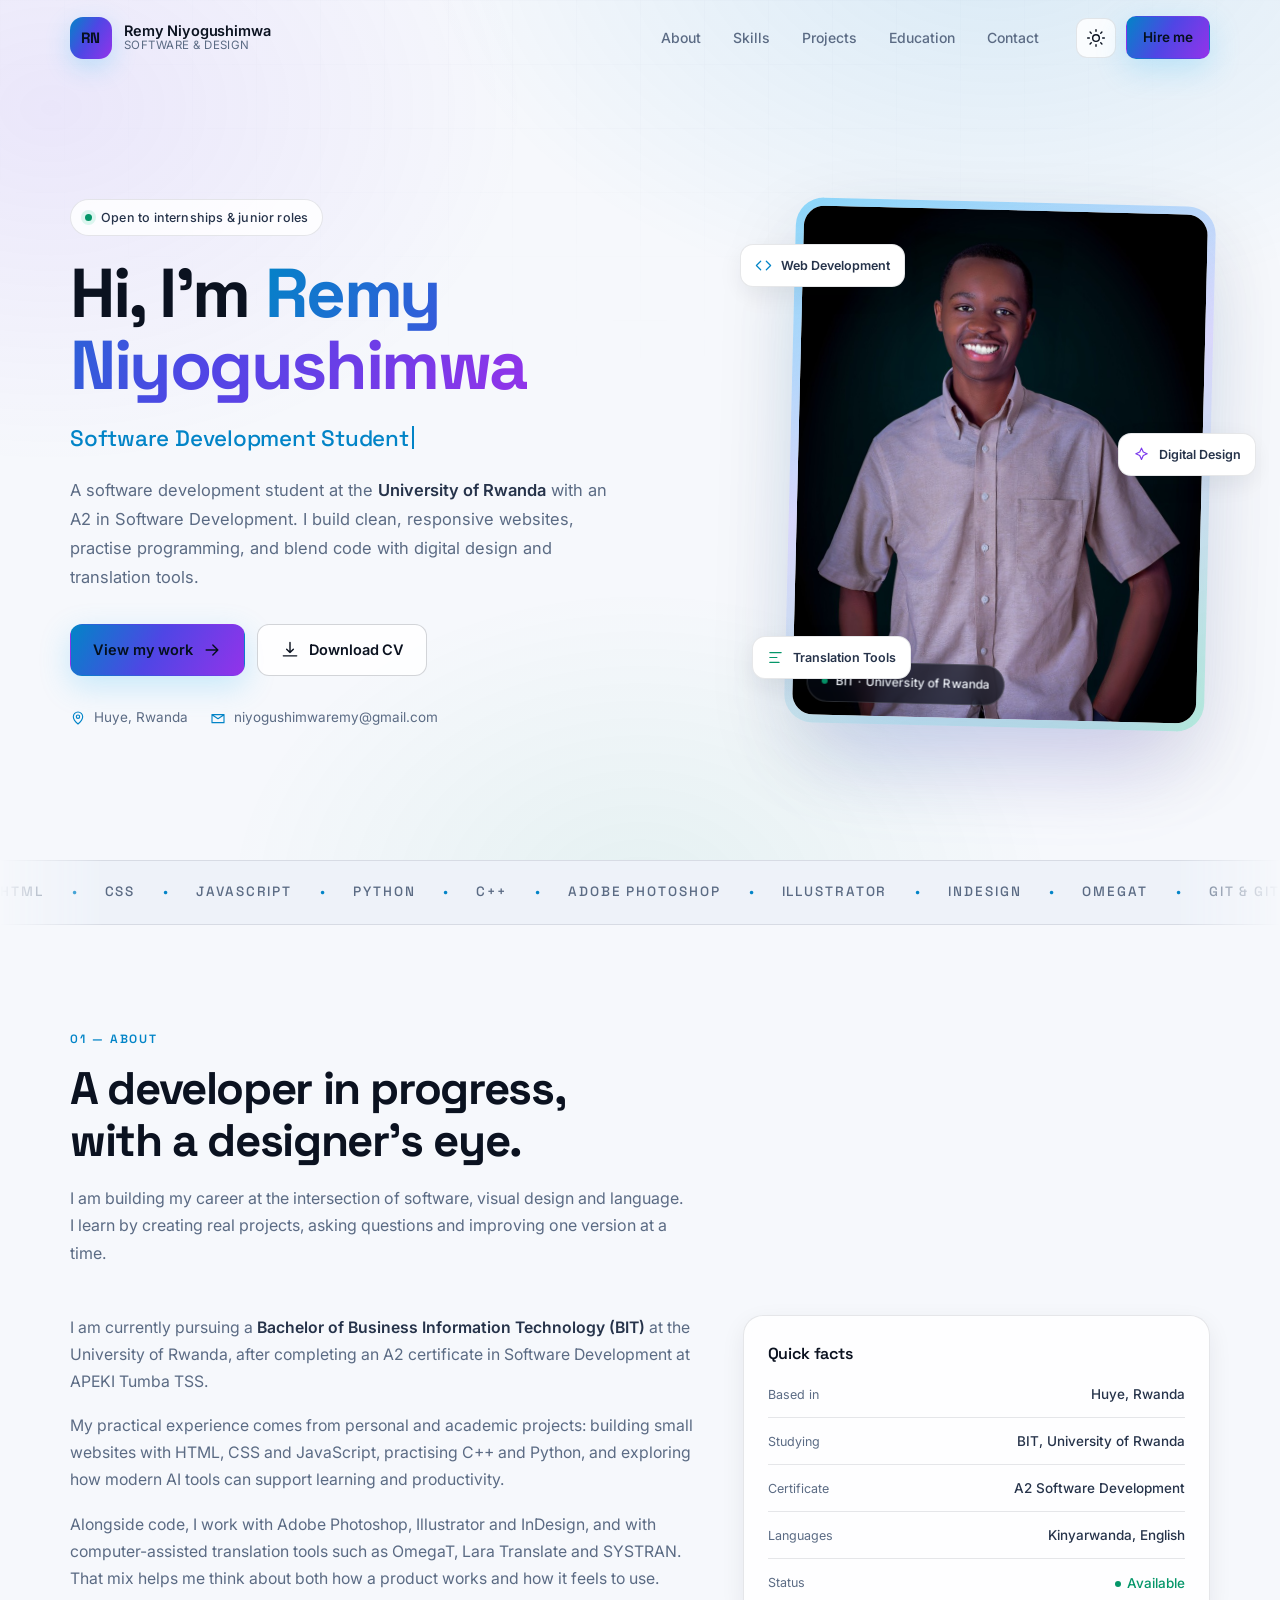
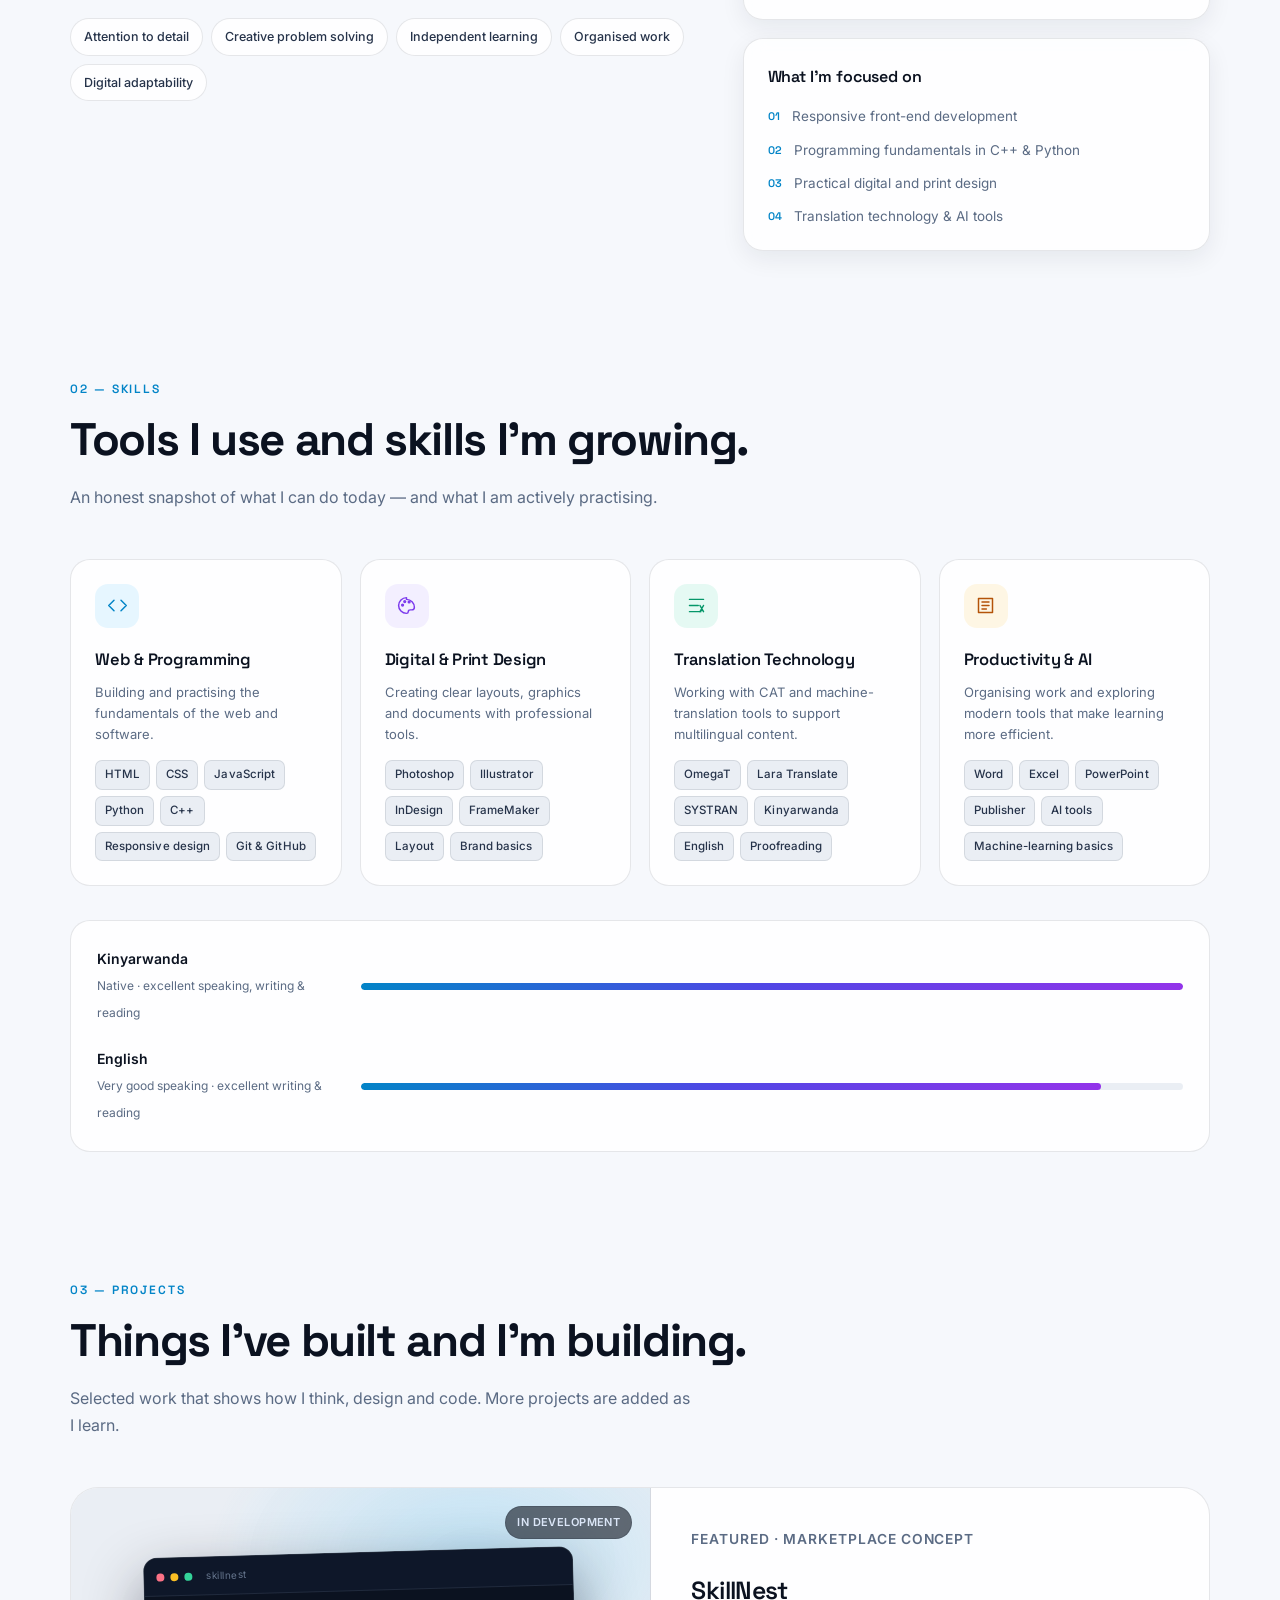
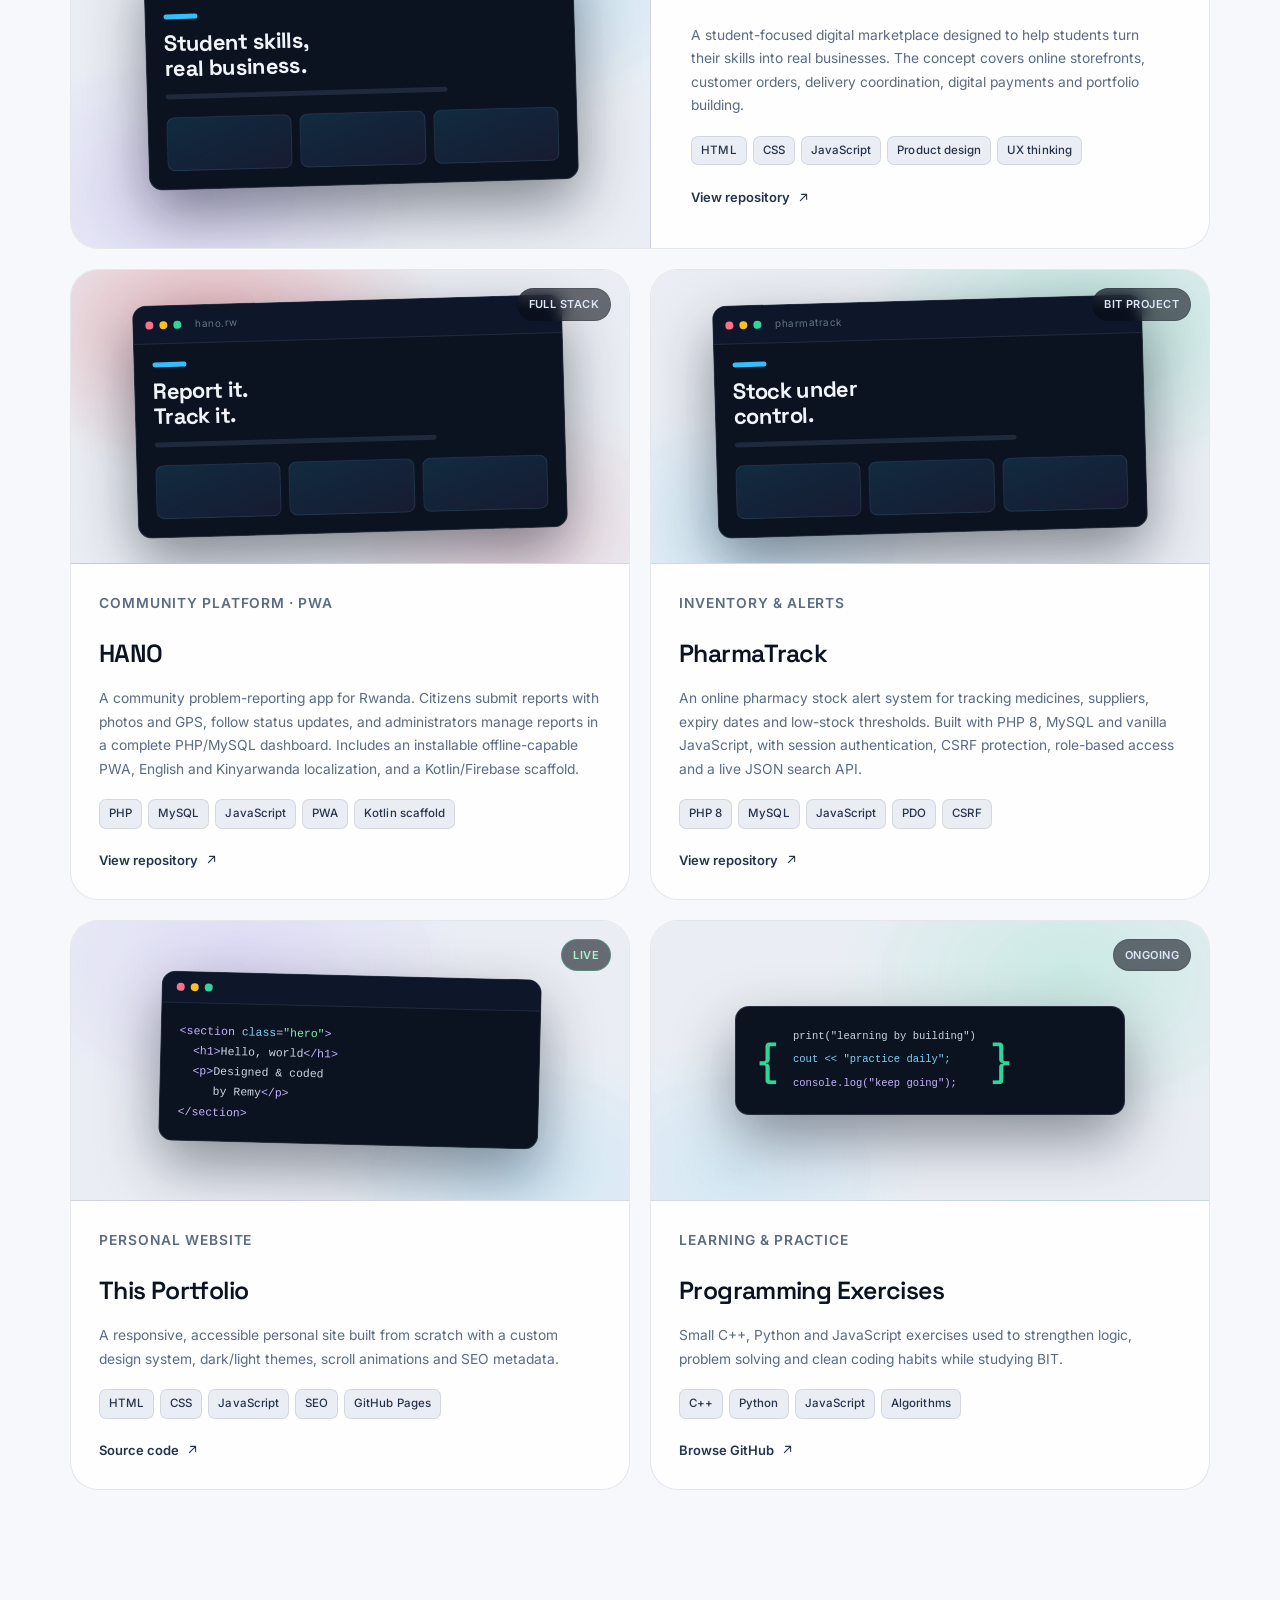
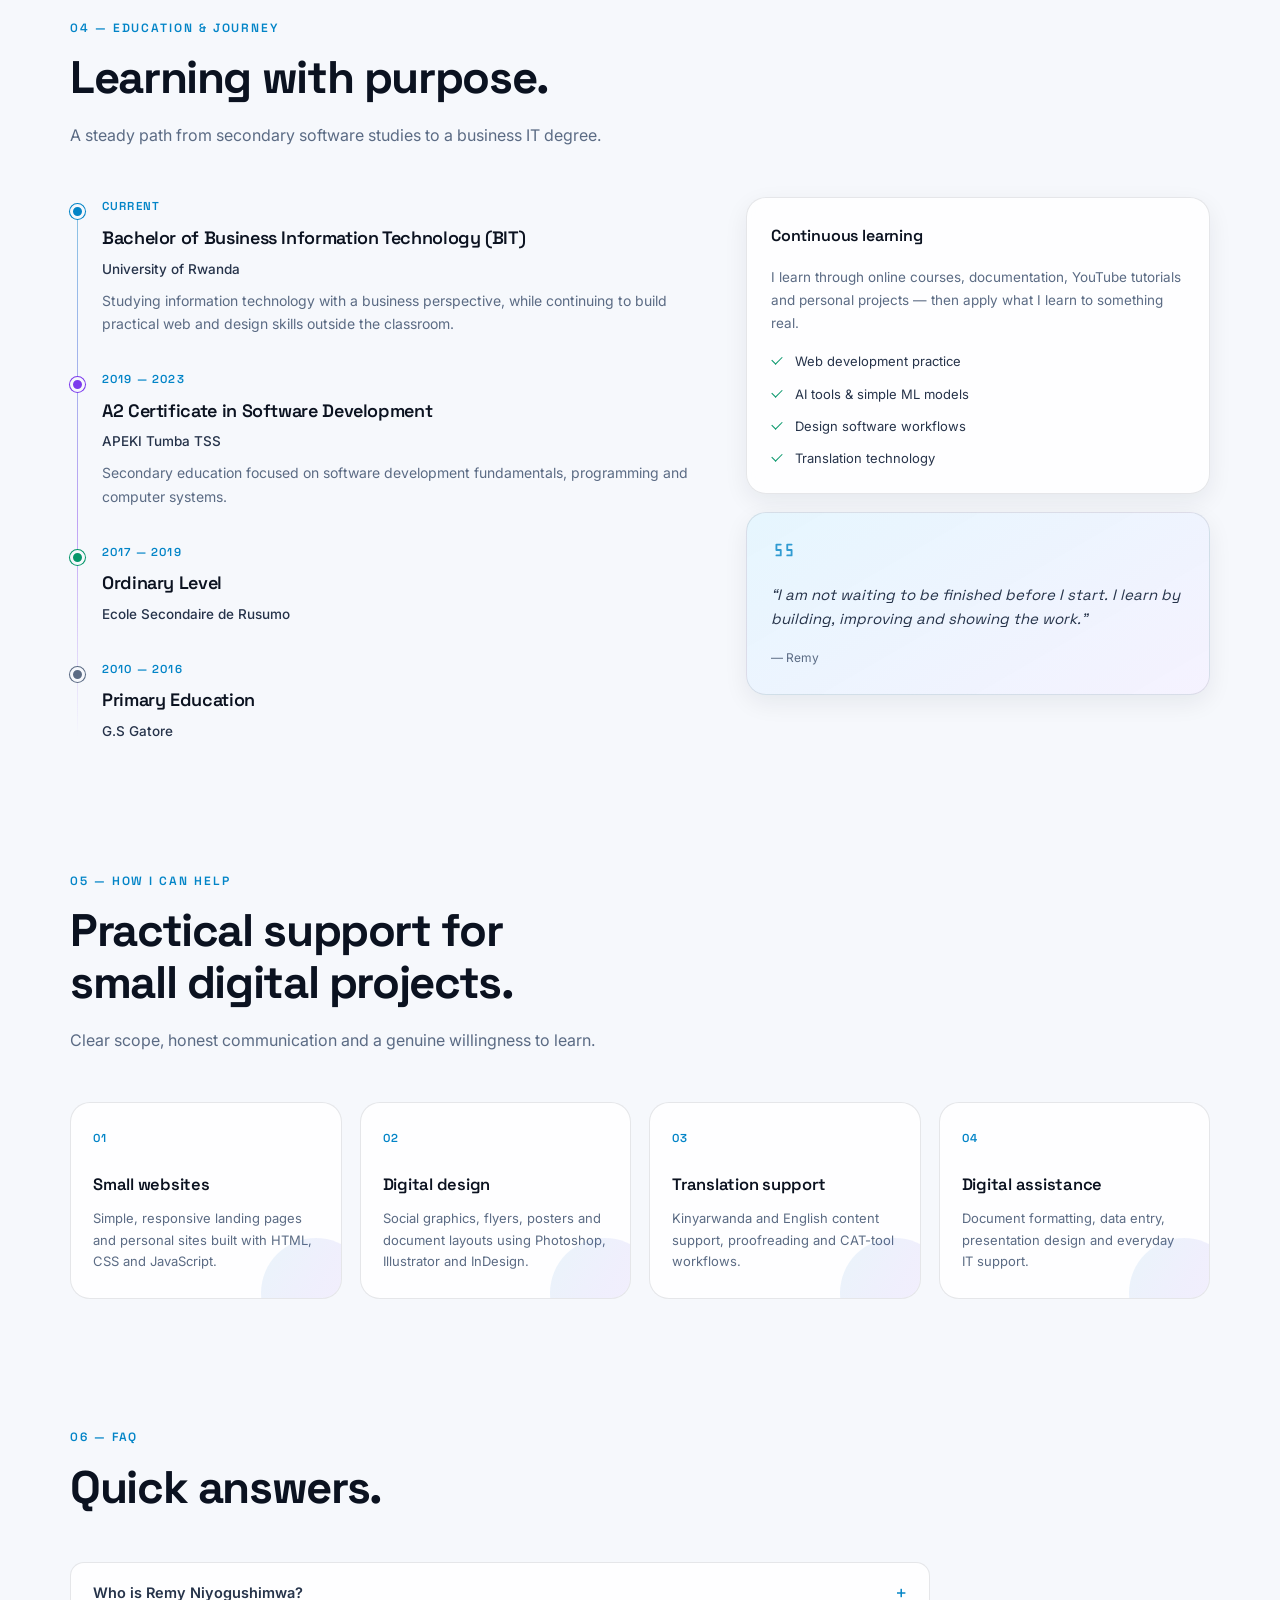
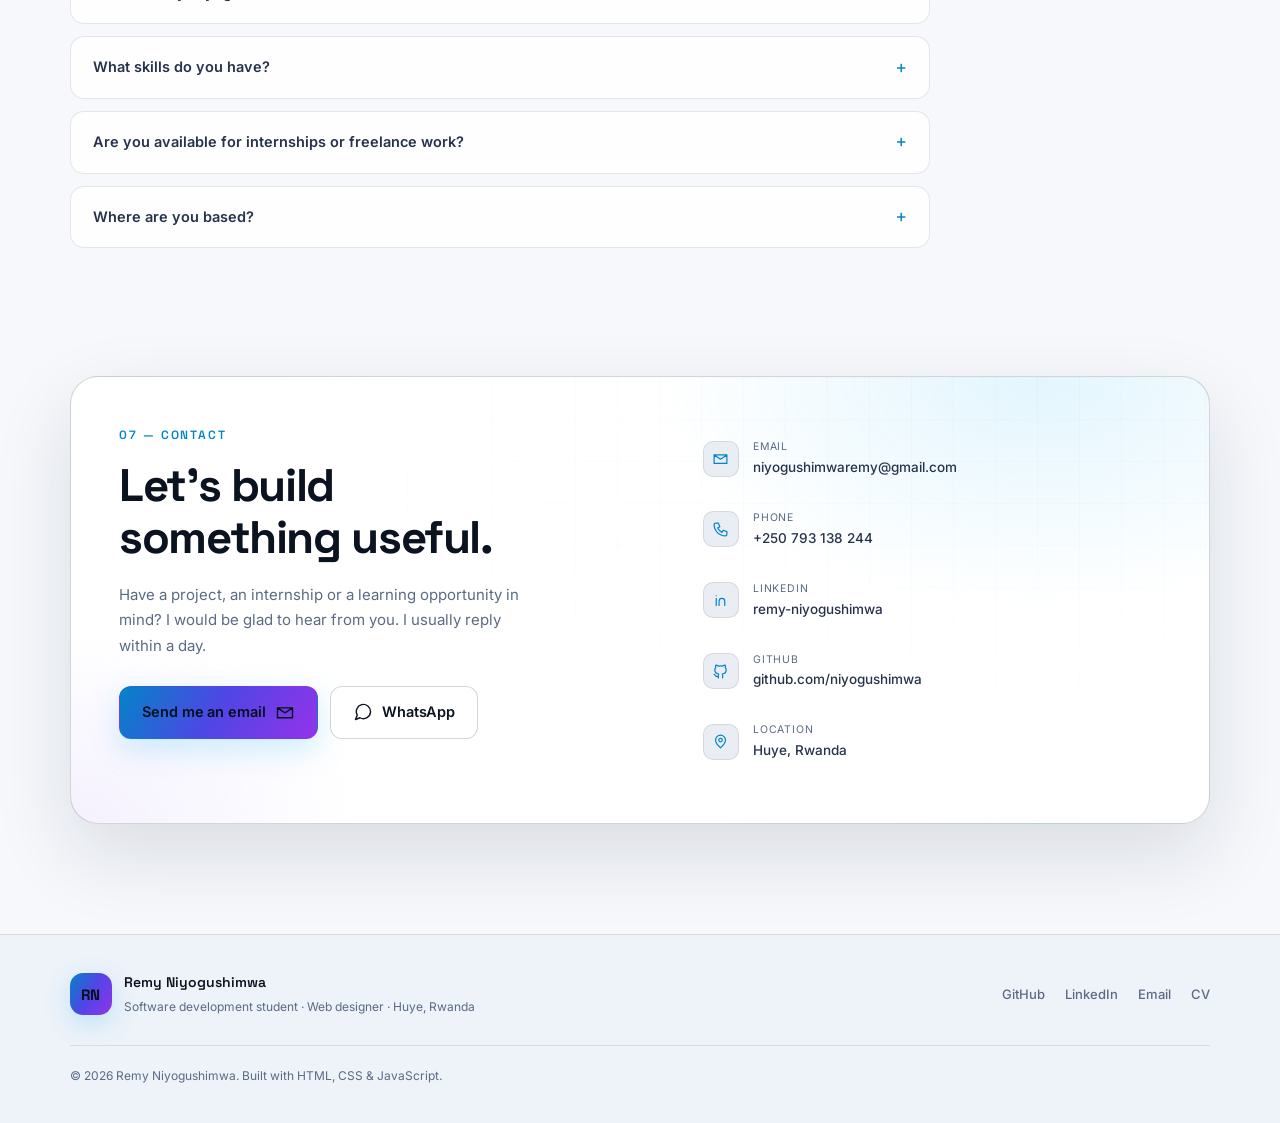
<file: index.html>
<!DOCTYPE html>
<html lang="en" data-theme="dark">
<head>
  <meta charset="UTF-8">
  <meta name="viewport" content="width=device-width, initial-scale=1.0">
  <meta name="theme-color" content="#070b16">
  <script>
    (function () {
      try {
        var theme = localStorage.getItem("portfolio-theme");
        if (!theme) {
          theme = window.matchMedia("(prefers-color-scheme: light)").matches ? "light" : "dark";
        }
        document.documentElement.setAttribute("data-theme", theme);
      } catch (error) { /* keep the default dark theme */ }
    })();
  </script>

  <title>Remy Niyogushimwa | Web Developer &amp; Designer in Rwanda</title>
  <meta name="description" content="Software development student in Huye, Rwanda. I build responsive websites with HTML, CSS and JavaScript, and design with Adobe tools.">
  <meta name="keywords" content="Remy Niyogushimwa, software development student Rwanda, web designer Huye, BIT University of Rwanda, junior web developer Rwanda, HTML CSS JavaScript, Adobe design, Kinyarwanda translation, portfolio">
  <meta name="author" content="Remy Niyogushimwa">
  <meta name="robots" content="index, follow, max-image-preview:large">
  <link rel="canonical" href="https://remyportfolio.vercel.app/">
  <link rel="me" href="https://github.com/niyogushimwa">
  <link rel="me" href="https://www.linkedin.com/in/remy-niyogushimwa-7033a5377">

  <!-- Google Search Console ownership verification -->
  <meta name="google-site-verification" content="pl96ittZtmdNYjaR08hGqZLiU6eq4MB6IABBXGhQU2s">

  <!-- Open Graph -->
  <meta property="og:type" content="website">
  <meta property="og:site_name" content="Remy Niyogushimwa Portfolio">
  <meta property="og:title" content="Remy Niyogushimwa | Web Developer &amp; Designer in Rwanda">
  <meta property="og:description" content="BIT student and A2 Software Development graduate from Huye, Rwanda. Responsive websites, digital design, programming practice and translation tools.">
  <meta property="og:url" content="https://remyportfolio.vercel.app/">
  <meta property="og:image" content="https://remyportfolio.vercel.app/assets/img/og-cover.jpg">
  <meta property="og:image:width" content="1200">
  <meta property="og:image:height" content="630">
  <meta property="og:image:alt" content="Remy Niyogushimwa — Software Development Student and Web Designer">
  <meta property="og:locale" content="en_RW">

  <!-- Twitter / X -->
  <meta name="twitter:card" content="summary_large_image">
  <meta name="twitter:title" content="Remy Niyogushimwa | Web Developer &amp; Designer in Rwanda">
  <meta name="twitter:description" content="BIT student and A2 Software Development graduate from Huye, Rwanda. Websites, design and translation tools.">
  <meta name="twitter:image" content="https://remyportfolio.vercel.app/assets/img/og-cover.jpg">

  <link rel="icon" type="image/svg+xml" href="assets/img/favicon.svg">
  <link rel="apple-touch-icon" href="assets/img/apple-touch-icon.png">
  <link rel="manifest" href="site.webmanifest">

  <link rel="preconnect" href="https://fonts.googleapis.com">
  <link rel="preconnect" href="https://fonts.gstatic.com" crossorigin>
  <link href="https://fonts.googleapis.com/css2?family=Inter:wght@400;500;600;700&family=Space+Grotesk:wght@500;600;700&display=swap" rel="stylesheet">
  <link rel="stylesheet" href="assets/css/styles.css">

  <script type="application/ld+json">
  {
    "@context": "https://schema.org",
    "@graph": [
      {
        "@type": "Person",
        "@id": "https://remyportfolio.vercel.app/#person",
        "name": "Remy Niyogushimwa",
        "givenName": "Remy",
        "familyName": "Niyogushimwa",
        "url": "https://remyportfolio.vercel.app/",
        "image": "https://remyportfolio.vercel.app/assets/img/mine.jpg",
        "jobTitle": "Software Development Student and Web Designer",
        "description": "BIT student at the University of Rwanda and A2 Software Development graduate building responsive websites and practicing C++, Python and JavaScript.",
        "email": "mailto:niyogushimwaremy@gmail.com",
        "telephone": "+250793138244",
        "address": {
          "@type": "PostalAddress",
          "addressLocality": "Huye",
          "addressCountry": "RW"
        },
        "alumniOf": [
          { "@type": "CollegeOrUniversity", "name": "University of Rwanda" },
          { "@type": "EducationalOrganization", "name": "APEKI Tumba TSS" },
          { "@type": "EducationalOrganization", "name": "Ecole Secondaire de Rusumo" }
        ],
        "knowsLanguage": [
          { "@type": "Language", "name": "Kinyarwanda" },
          { "@type": "Language", "name": "English" }
        ],
        "knowsAbout": [
          "Web development", "HTML", "CSS", "JavaScript", "Python", "C++",
          "Responsive web design", "Digital design", "Adobe Photoshop",
          "Adobe Illustrator", "Adobe InDesign", "Translation technology"
        ],
        "sameAs": [
          "https://github.com/niyogushimwa",
          "https://www.linkedin.com/in/remy-niyogushimwa-7033a5377"
        ]
      },
      {
        "@type": "WebSite",
        "@id": "https://remyportfolio.vercel.app/#website",
        "url": "https://remyportfolio.vercel.app/",
        "name": "Remy Niyogushimwa Portfolio",
        "description": "Portfolio of Remy Niyogushimwa, software development student and web designer in Huye, Rwanda.",
        "publisher": { "@id": "https://remyportfolio.vercel.app/#person" },
        "inLanguage": "en"
      },
      {
        "@type": "FAQPage",
        "mainEntity": [
          {
            "@type": "Question",
            "name": "Who is Remy Niyogushimwa?",
            "acceptedAnswer": {
              "@type": "Answer",
              "text": "Remy Niyogushimwa is a software development student at the University of Rwanda and an A2 Software Development graduate based in Huye, Rwanda. He builds small responsive websites and practices programming in C++, Python and JavaScript."
            }
          },
          {
            "@type": "Question",
            "name": "What skills does Remy Niyogushimwa have?",
            "acceptedAnswer": {
              "@type": "Answer",
              "text": "Remy works with HTML, CSS and JavaScript, practices C++ and Python, and uses Adobe Photoshop, Illustrator and InDesign. He also works with translation tools such as OmegaT, Lara Translate and SYSTRAN, and is fluent in Kinyarwanda with strong English."
            }
          },
          {
            "@type": "Question",
            "name": "Is Remy available for internships or freelance work?",
            "acceptedAnswer": {
              "@type": "Answer",
              "text": "Yes. Remy is open to internships, junior web development roles, digital design projects and translation support work. The best way to reach him is by email at niyogushimwaremy@gmail.com or on LinkedIn."
            }
          }
        ]
      }
    ]
  }
  </script>
</head>
<body>
  <a class="skip-link" href="#main">Skip to content</a>

  <div class="page-glow" aria-hidden="true"></div>

  <header class="site-header" id="site-header">
    <nav class="nav container" aria-label="Main navigation">
      <a class="brand" href="#home" aria-label="Remy Niyogushimwa — home">
        <span class="brand-mark" aria-hidden="true">RN</span>
        <span class="brand-text">
          <strong>Remy Niyogushimwa</strong>
          <small>Software &amp; Design</small>
        </span>
      </a>

      <div class="nav-links" id="nav-links">
        <a href="#about">About</a>
        <a href="#skills">Skills</a>
        <a href="#projects">Projects</a>
        <a href="#education">Education</a>
        <a href="#contact">Contact</a>
      </div>

      <div class="nav-actions">
        <button class="icon-btn theme-toggle" id="theme-toggle" type="button" aria-label="Switch to light theme" aria-pressed="false">
          <svg class="icon icon-moon" viewBox="0 0 24 24" aria-hidden="true"><path d="M21 12.8A8.5 8.5 0 0 1 11.2 3a8.5 8.5 0 1 0 9.8 9.8Z"/></svg>
          <svg class="icon icon-sun" viewBox="0 0 24 24" aria-hidden="true"><circle cx="12" cy="12" r="4"/><path d="M12 2v2m0 16v2M4.9 4.9l1.4 1.4m11.4 11.4 1.4 1.4M2 12h2m16 0h2M4.9 19.1l1.4-1.4M17.7 6.3l1.4-1.4"/></svg>
        </button>
        <a class="btn btn-sm btn-primary nav-cta" href="#contact">Hire me</a>
        <button class="icon-btn menu-toggle" id="menu-toggle" type="button" aria-label="Open menu" aria-expanded="false" aria-controls="nav-links">
          <span></span><span></span><span></span>
        </button>
      </div>
    </nav>
  </header>

  <main id="main">
    <!-- HERO -->
    <section class="hero container" id="home">
      <div class="hero-copy">
        <p class="status-pill">
          <span class="dot" aria-hidden="true"></span>
          Open to internships &amp; junior roles
        </p>

        <h1>
          Hi, I'm <span class="gradient-text">Remy Niyogushimwa</span>
        </h1>

        <p class="hero-role">
          <span id="typed-role" aria-hidden="true"></span><span class="caret" aria-hidden="true"></span>
          <span class="sr-only">Software development student, web designer and digital designer in Huye, Rwanda.</span>
        </p>

        <p class="hero-lead">
          A software development student at the <strong>University of Rwanda</strong> with an A2 in
          Software Development. I build clean, responsive websites, practise programming, and
          blend code with digital design and translation tools.
        </p>

        <div class="hero-actions">
          <a class="btn btn-primary" href="#projects">
            View my work
            <svg class="icon" viewBox="0 0 24 24" aria-hidden="true"><path d="M5 12h14m-6-6 6 6-6 6"/></svg>
          </a>
          <a class="btn btn-ghost" href="assets/files/Remy_Niyogushimwa_CV.pdf" download>
            <svg class="icon" viewBox="0 0 24 24" aria-hidden="true"><path d="M12 3v12m0 0 4-4m-4 4-4-4M4 19h16"/></svg>
            Download CV
          </a>
        </div>

        <ul class="hero-meta" aria-label="Quick facts">
          <li>
            <svg class="icon" viewBox="0 0 24 24" aria-hidden="true"><path d="M12 21s7-6.1 7-11a7 7 0 1 0-14 0c0 4.9 7 11 7 11Z"/><circle cx="12" cy="10" r="2.5"/></svg>
            Huye, Rwanda
          </li>
          <li>
            <svg class="icon" viewBox="0 0 24 24" aria-hidden="true"><path d="M3 7h18v12H3zM3 7l9 6 9-6"/></svg>
            <a href="mailto:niyogushimwaremy@gmail.com">niyogushimwaremy@gmail.com</a>
          </li>
        </ul>
      </div>

      <div class="hero-visual">
        <div class="portrait-card">
          <div class="portrait-glow" aria-hidden="true"></div>
          <img src="assets/img/mine.jpg" alt="Portrait of Remy Niyogushimwa" width="854" height="1280" fetchpriority="high">
          <div class="portrait-tag">
            <span class="tag-dot" aria-hidden="true"></span>
            BIT · University of Rwanda
          </div>
        </div>

        <div class="float-card float-card-1" aria-hidden="true">
          <svg class="icon" viewBox="0 0 24 24"><path d="m8 6-6 6 6 6m8-12 6 6-6 6"/></svg>
          <span>Web Development</span>
        </div>
        <div class="float-card float-card-2" aria-hidden="true">
          <svg class="icon" viewBox="0 0 24 24"><path d="M12 3l2.5 5.5L20 11l-5.5 2.5L12 19l-2.5-5.5L4 11l5.5-2.5Z"/></svg>
          <span>Digital Design</span>
        </div>
        <div class="float-card float-card-3" aria-hidden="true">
          <svg class="icon" viewBox="0 0 24 24"><path d="M4 5h16M4 12h10M4 19h13"/></svg>
          <span>Translation Tools</span>
        </div>
      </div>
    </section>

    <!-- MARQUEE -->
    <div class="marquee" aria-label="Tools and technologies">
      <div class="marquee-track">
        <span>HTML</span><span aria-hidden="true">•</span>
        <span>CSS</span><span aria-hidden="true">•</span>
        <span>JavaScript</span><span aria-hidden="true">•</span>
        <span>Python</span><span aria-hidden="true">•</span>
        <span>C++</span><span aria-hidden="true">•</span>
        <span>Adobe Photoshop</span><span aria-hidden="true">•</span>
        <span>Illustrator</span><span aria-hidden="true">•</span>
        <span>InDesign</span><span aria-hidden="true">•</span>
        <span>OmegaT</span><span aria-hidden="true">•</span>
        <span>Git &amp; GitHub</span><span aria-hidden="true">•</span>
        <span>HTML</span><span aria-hidden="true">•</span>
        <span>CSS</span><span aria-hidden="true">•</span>
        <span>JavaScript</span><span aria-hidden="true">•</span>
        <span>Python</span><span aria-hidden="true">•</span>
        <span>C++</span><span aria-hidden="true">•</span>
        <span>Adobe Photoshop</span><span aria-hidden="true">•</span>
        <span>Illustrator</span><span aria-hidden="true">•</span>
        <span>InDesign</span><span aria-hidden="true">•</span>
        <span>OmegaT</span><span aria-hidden="true">•</span>
        <span>Git &amp; GitHub</span><span aria-hidden="true">•</span>
      </div>
    </div>

    <!-- ABOUT -->
    <section class="section container" id="about">
      <header class="section-head reveal">
        <p class="eyebrow">01 — About</p>
        <h2>A developer in progress, with a designer's eye.</h2>
        <p class="section-lead">
          I am building my career at the intersection of software, visual design and language.
          I learn by creating real projects, asking questions and improving one version at a time.
        </p>
      </header>

      <div class="about-grid">
        <div class="about-story reveal">
          <p>
            I am currently pursuing a <strong>Bachelor of Business Information Technology (BIT)</strong>
            at the University of Rwanda, after completing an A2 certificate in Software Development
            at APEKI Tumba TSS.
          </p>
          <p>
            My practical experience comes from personal and academic projects: building small
            websites with HTML, CSS and JavaScript, practising C++ and Python, and exploring how
            modern AI tools can support learning and productivity.
          </p>
          <p>
            Alongside code, I work with Adobe Photoshop, Illustrator and InDesign, and with
            computer-assisted translation tools such as OmegaT, Lara Translate and SYSTRAN.
            That mix helps me think about both how a product works and how it feels to use.
          </p>

          <div class="strengths">
            <span>Attention to detail</span>
            <span>Creative problem solving</span>
            <span>Independent learning</span>
            <span>Organised work</span>
            <span>Digital adaptability</span>
          </div>
        </div>

        <aside class="about-cards">
          <div class="info-card reveal">
            <h3>Quick facts</h3>
            <dl class="facts">
              <div><dt>Based in</dt><dd>Huye, Rwanda</dd></div>
              <div><dt>Studying</dt><dd>BIT, University of Rwanda</dd></div>
              <div><dt>Certificate</dt><dd>A2 Software Development</dd></div>
              <div><dt>Languages</dt><dd>Kinyarwanda, English</dd></div>
              <div><dt>Status</dt><dd><span class="available">Available</span></dd></div>
            </dl>
          </div>

          <div class="info-card reveal">
            <h3>What I'm focused on</h3>
            <ul class="focus-list">
              <li><span aria-hidden="true">01</span> Responsive front-end development</li>
              <li><span aria-hidden="true">02</span> Programming fundamentals in C++ &amp; Python</li>
              <li><span aria-hidden="true">03</span> Practical digital and print design</li>
              <li><span aria-hidden="true">04</span> Translation technology &amp; AI tools</li>
            </ul>
          </div>
        </aside>
      </div>
    </section>

    <!-- SKILLS -->
    <section class="section container" id="skills">
      <header class="section-head reveal">
        <p class="eyebrow">02 — Skills</p>
        <h2>Tools I use and skills I'm growing.</h2>
        <p class="section-lead">An honest snapshot of what I can do today — and what I am actively practising.</p>
      </header>

      <div class="skills-grid">
        <article class="skill-card reveal">
          <div class="skill-icon skill-icon-code" aria-hidden="true">
            <svg class="icon" viewBox="0 0 24 24"><path d="m8 6-6 6 6 6m8-12 6 6-6 6"/></svg>
          </div>
          <h3>Web &amp; Programming</h3>
          <p>Building and practising the fundamentals of the web and software.</p>
          <ul class="tag-list">
            <li>HTML</li><li>CSS</li><li>JavaScript</li><li>Python</li><li>C++</li><li>Responsive design</li><li>Git &amp; GitHub</li>
          </ul>
        </article>

        <article class="skill-card reveal">
          <div class="skill-icon skill-icon-design" aria-hidden="true">
            <svg class="icon" viewBox="0 0 24 24"><path d="M12 3a9 9 0 1 0 0 18c1.7 0 2-1 2-2 0-1.5 1-2 2.5-2H18a3 3 0 0 0 3-3 9 9 0 0 0-9-9Z"/><circle cx="7.5" cy="11.5" r="1"/><circle cx="10" cy="7.5" r="1"/><circle cx="15" cy="8" r="1"/></svg>
          </div>
          <h3>Digital &amp; Print Design</h3>
          <p>Creating clear layouts, graphics and documents with professional tools.</p>
          <ul class="tag-list">
            <li>Photoshop</li><li>Illustrator</li><li>InDesign</li><li>FrameMaker</li><li>Layout</li><li>Brand basics</li>
          </ul>
        </article>

        <article class="skill-card reveal">
          <div class="skill-icon skill-icon-lang" aria-hidden="true">
            <svg class="icon" viewBox="0 0 24 24"><path d="M4 5h16M4 12h10M4 19h13"/><path d="M16 12l4 7M20 12l-4 7"/></svg>
          </div>
          <h3>Translation Technology</h3>
          <p>Working with CAT and machine-translation tools to support multilingual content.</p>
          <ul class="tag-list">
            <li>OmegaT</li><li>Lara Translate</li><li>SYSTRAN</li><li>Kinyarwanda</li><li>English</li><li>Proofreading</li>
          </ul>
        </article>

        <article class="skill-card reveal">
          <div class="skill-icon skill-icon-office" aria-hidden="true">
            <svg class="icon" viewBox="0 0 24 24"><path d="M4 4h16v16H4z"/><path d="M8 8h8M8 12h8M8 16h5"/></svg>
          </div>
          <h3>Productivity &amp; AI</h3>
          <p>Organising work and exploring modern tools that make learning more efficient.</p>
          <ul class="tag-list">
            <li>Word</li><li>Excel</li><li>PowerPoint</li><li>Publisher</li><li>AI tools</li><li>Machine-learning basics</li>
          </ul>
        </article>
      </div>

      <div class="skill-bars reveal" aria-label="Working languages">
        <div class="bar-row">
          <div class="bar-label"><span>Kinyarwanda</span><small>Native · excellent speaking, writing &amp; reading</small></div>
          <div class="bar" role="img" aria-label="Kinyarwanda proficiency: 100 percent"><span style="--value:100%"></span></div>
        </div>
        <div class="bar-row">
          <div class="bar-label"><span>English</span><small>Very good speaking · excellent writing &amp; reading</small></div>
          <div class="bar" role="img" aria-label="English proficiency: 90 percent"><span style="--value:90%"></span></div>
        </div>
      </div>
    </section>

    <!-- PROJECTS -->
    <section class="section container" id="projects">
      <header class="section-head reveal">
        <p class="eyebrow">03 — Projects</p>
        <h2>Things I've built and I'm building.</h2>
        <p class="section-lead">
          Selected work that shows how I think, design and code. More projects are added as I learn.
        </p>
      </header>

      <div class="projects-grid">
        <article class="project-card project-featured reveal">
          <div class="project-visual project-visual-skillnest" aria-hidden="true">
            <div class="mock-browser">
              <div class="mock-top"><i></i><i></i><i></i><span>skillnest</span></div>
              <div class="mock-body">
                <div class="mock-hero"><span></span><b>Student skills,<br>real business.</b><em></em></div>
                <div class="mock-grid"><div></div><div></div><div></div></div>
              </div>
            </div>
            <span class="project-badge">In development</span>
          </div>
          <div class="project-content">
            <p class="project-kicker">Featured · Marketplace concept</p>
            <h3>SkillNest</h3>
            <p>
              A student-focused digital marketplace designed to help students turn their skills into
              real businesses. The concept covers online storefronts, customer orders, delivery
              coordination, digital payments and portfolio building.
            </p>
            <ul class="tag-list">
              <li>HTML</li><li>CSS</li><li>JavaScript</li><li>Product design</li><li>UX thinking</li>
            </ul>
            <div class="project-links">
              <a class="text-link" href="https://github.com/niyogushimwa/SkillNest" target="_blank" rel="noopener noreferrer">
                View repository
                <svg class="icon" viewBox="0 0 24 24" aria-hidden="true"><path d="M7 17 17 7M9 7h8v8"/></svg>
              </a>
            </div>
          </div>
        </article>

        <article class="project-card reveal">
          <div class="project-visual project-visual-hano" aria-hidden="true">
            <div class="mock-browser">
              <div class="mock-top"><i></i><i></i><i></i><span>hano.rw</span></div>
              <div class="mock-body">
                <div class="mock-hero mock-hero-hano"><span></span><b>Report it.<br>Track it.</b><em></em></div>
                <div class="mock-grid mock-grid-hano"><div></div><div></div><div></div></div>
              </div>
            </div>
            <span class="project-badge">Full stack</span>
          </div>
          <div class="project-content">
            <p class="project-kicker">Community platform · PWA</p>
            <h3>HANO</h3>
            <p>
              A community problem-reporting app for Rwanda. Citizens submit reports with photos
              and GPS, follow status updates, and administrators manage reports in a complete
              PHP/MySQL dashboard. Includes an installable offline-capable PWA, English and
              Kinyarwanda localization, and a Kotlin/Firebase scaffold.
            </p>
            <ul class="tag-list">
              <li>PHP</li><li>MySQL</li><li>JavaScript</li><li>PWA</li><li>Kotlin scaffold</li>
            </ul>
            <div class="project-links">
              <a class="text-link" href="https://github.com/niyogushimwa/HANO" target="_blank" rel="noopener noreferrer">
                View repository
                <svg class="icon" viewBox="0 0 24 24" aria-hidden="true"><path d="M7 17 17 7M9 7h8v8"/></svg>
              </a>
            </div>
          </div>
        </article>

        <article class="project-card reveal">
          <div class="project-visual project-visual-pharma" aria-hidden="true">
            <div class="mock-browser">
              <div class="mock-top"><i></i><i></i><i></i><span>pharmatrack</span></div>
              <div class="mock-body">
                <div class="mock-hero mock-hero-pharma"><span></span><b>Stock under<br>control.</b><em></em></div>
                <div class="mock-grid mock-grid-pharma"><div></div><div></div><div></div></div>
              </div>
            </div>
            <span class="project-badge">BIT project</span>
          </div>
          <div class="project-content">
            <p class="project-kicker">Inventory &amp; alerts</p>
            <h3>PharmaTrack</h3>
            <p>
              An online pharmacy stock alert system for tracking medicines, suppliers, expiry dates
              and low-stock thresholds. Built with PHP 8, MySQL and vanilla JavaScript, with session
              authentication, CSRF protection, role-based access and a live JSON search API.
            </p>
            <ul class="tag-list">
              <li>PHP 8</li><li>MySQL</li><li>JavaScript</li><li>PDO</li><li>CSRF</li>
            </ul>
            <div class="project-links">
              <a class="text-link" href="https://github.com/niyogushimwa/BIT-Y3-G2-224005308-PharmaTrack" target="_blank" rel="noopener noreferrer">
                View repository
                <svg class="icon" viewBox="0 0 24 24" aria-hidden="true"><path d="M7 17 17 7M9 7h8v8"/></svg>
              </a>
            </div>
          </div>
        </article>

        <article class="project-card reveal">
          <div class="project-visual project-visual-portfolio" aria-hidden="true">
            <div class="code-window">
              <div class="code-dots"><i></i><i></i><i></i></div>
              <pre><code><span class="c-purple">&lt;section</span> <span class="c-blue">class</span>=<span class="c-green">"hero"</span><span class="c-purple">&gt;</span>
  <span class="c-purple">&lt;h1&gt;</span>Hello, world<span class="c-purple">&lt;/h1&gt;</span>
  <span class="c-purple">&lt;p&gt;</span>Designed &amp; coded
     by Remy<span class="c-purple">&lt;/p&gt;</span>
<span class="c-purple">&lt;/section&gt;</span></code></pre>
            </div>
            <span class="project-badge project-badge-live">Live</span>
          </div>
          <div class="project-content">
            <p class="project-kicker">Personal website</p>
            <h3>This Portfolio</h3>
            <p>
              A responsive, accessible personal site built from scratch with a custom design
              system, dark/light themes, scroll animations and SEO metadata.
            </p>
            <ul class="tag-list">
              <li>HTML</li><li>CSS</li><li>JavaScript</li><li>SEO</li><li>GitHub Pages</li>
            </ul>
            <div class="project-links">
              <a class="text-link" href="https://github.com/niyogushimwa/portfolio" target="_blank" rel="noopener noreferrer">
                Source code
                <svg class="icon" viewBox="0 0 24 24" aria-hidden="true"><path d="M7 17 17 7M9 7h8v8"/></svg>
              </a>
            </div>
          </div>
        </article>

        <article class="project-card reveal">
          <div class="project-visual project-visual-practice" aria-hidden="true">
            <div class="practice-art">
              <span class="brace">{</span>
              <div class="practice-lines">
                <span>print("learning by building")</span>
                <span>cout &lt;&lt; "practice daily";</span>
                <span>console.log("keep going");</span>
              </div>
              <span class="brace">}</span>
            </div>
            <span class="project-badge">Ongoing</span>
          </div>
          <div class="project-content">
            <p class="project-kicker">Learning &amp; practice</p>
            <h3>Programming Exercises</h3>
            <p>
              Small C++, Python and JavaScript exercises used to strengthen logic, problem solving
              and clean coding habits while studying BIT.
            </p>
            <ul class="tag-list">
              <li>C++</li><li>Python</li><li>JavaScript</li><li>Algorithms</li>
            </ul>
            <div class="project-links">
              <a class="text-link" href="https://github.com/niyogushimwa?tab=repositories" target="_blank" rel="noopener noreferrer">
                Browse GitHub
                <svg class="icon" viewBox="0 0 24 24" aria-hidden="true"><path d="M7 17 17 7M9 7h8v8"/></svg>
              </a>
            </div>
          </div>
        </article>
      </div>
    </section>

    <!-- EDUCATION -->
    <section class="section container" id="education">
      <header class="section-head reveal">
        <p class="eyebrow">04 — Education &amp; journey</p>
        <h2>Learning with purpose.</h2>
        <p class="section-lead">A steady path from secondary software studies to a business IT degree.</p>
      </header>

      <div class="education-grid">
        <ol class="timeline">
          <li class="timeline-item reveal">
            <span class="timeline-dot" aria-hidden="true"></span>
            <p class="timeline-date">Current</p>
            <h3>Bachelor of Business Information Technology (BIT)</h3>
            <p class="timeline-place">University of Rwanda</p>
            <p>Studying information technology with a business perspective, while continuing to build practical web and design skills outside the classroom.</p>
          </li>
          <li class="timeline-item reveal">
            <span class="timeline-dot" aria-hidden="true"></span>
            <p class="timeline-date">2019 — 2023</p>
            <h3>A2 Certificate in Software Development</h3>
            <p class="timeline-place">APEKI Tumba TSS</p>
            <p>Secondary education focused on software development fundamentals, programming and computer systems.</p>
          </li>
          <li class="timeline-item reveal">
            <span class="timeline-dot" aria-hidden="true"></span>
            <p class="timeline-date">2017 — 2019</p>
            <h3>Ordinary Level</h3>
            <p class="timeline-place">Ecole Secondaire de Rusumo</p>
          </li>
          <li class="timeline-item reveal">
            <span class="timeline-dot" aria-hidden="true"></span>
            <p class="timeline-date">2010 — 2016</p>
            <h3>Primary Education</h3>
            <p class="timeline-place">G.S Gatore</p>
          </li>
        </ol>

        <aside class="education-aside">
          <div class="info-card reveal">
            <h3>Continuous learning</h3>
            <p>I learn through online courses, documentation, YouTube tutorials and personal projects — then apply what I learn to something real.</p>
            <ul class="check-list">
              <li>Web development practice</li>
              <li>AI tools &amp; simple ML models</li>
              <li>Design software workflows</li>
              <li>Translation technology</li>
            </ul>
          </div>

          <div class="info-card quote-card reveal">
            <svg class="icon quote-icon" viewBox="0 0 24 24" aria-hidden="true"><path d="M9 7H5v5h4v5H5m14-10h-4v5h4v5h-4"/></svg>
            <p>“I am not waiting to be finished before I start. I learn by building, improving and showing the work.”</p>
            <span>— Remy</span>
          </div>
        </aside>
      </div>
    </section>

    <!-- SERVICES -->
    <section class="section container" id="services">
      <header class="section-head reveal">
        <p class="eyebrow">05 — How I can help</p>
        <h2>Practical support for small digital projects.</h2>
        <p class="section-lead">Clear scope, honest communication and a genuine willingness to learn.</p>
      </header>

      <div class="services-grid">
        <article class="service-card reveal">
          <span class="service-num">01</span>
          <h3>Small websites</h3>
          <p>Simple, responsive landing pages and personal sites built with HTML, CSS and JavaScript.</p>
        </article>
        <article class="service-card reveal">
          <span class="service-num">02</span>
          <h3>Digital design</h3>
          <p>Social graphics, flyers, posters and document layouts using Photoshop, Illustrator and InDesign.</p>
        </article>
        <article class="service-card reveal">
          <span class="service-num">03</span>
          <h3>Translation support</h3>
          <p>Kinyarwanda and English content support, proofreading and CAT-tool workflows.</p>
        </article>
        <article class="service-card reveal">
          <span class="service-num">04</span>
          <h3>Digital assistance</h3>
          <p>Document formatting, data entry, presentation design and everyday IT support.</p>
        </article>
      </div>
    </section>

    <!-- FAQ -->
    <section class="section container" id="faq">
      <header class="section-head reveal">
        <p class="eyebrow">06 — FAQ</p>
        <h2>Quick answers.</h2>
      </header>

      <div class="faq-list">
        <details class="faq-item reveal">
          <summary>Who is Remy Niyogushimwa?</summary>
          <p>I am a software development student at the University of Rwanda and an A2 Software Development graduate based in Huye, Rwanda. I build small responsive websites and practise C++, Python and JavaScript.</p>
        </details>
        <details class="faq-item reveal">
          <summary>What skills do you have?</summary>
          <p>Web fundamentals (HTML, CSS, JavaScript), programming practice in C++ and Python, Adobe design tools (Photoshop, Illustrator, InDesign), translation tools (OmegaT, Lara Translate, SYSTRAN) and Microsoft Office.</p>
        </details>
        <details class="faq-item reveal">
          <summary>Are you available for internships or freelance work?</summary>
          <p>Yes. I am open to internships, junior web development roles, digital design projects and translation support work. Email me at <a href="mailto:niyogushimwaremy@gmail.com">niyogushimwaremy@gmail.com</a> or message me on LinkedIn.</p>
        </details>
        <details class="faq-item reveal">
          <summary>Where are you based?</summary>
          <p>I am based in Huye, Rwanda, and open to remote collaboration as well as opportunities in Kigali and elsewhere in Rwanda.</p>
        </details>
      </div>
    </section>

    <!-- CONTACT -->
    <section class="section container contact-section" id="contact">
      <div class="contact-card reveal">
        <div class="contact-copy">
          <p class="eyebrow">07 — Contact</p>
          <h2>Let's build something useful.</h2>
          <p>
            Have a project, an internship or a learning opportunity in mind?
            I would be glad to hear from you. I usually reply within a day.
          </p>

          <div class="contact-actions">
            <a class="btn btn-primary" href="mailto:niyogushimwaremy@gmail.com?subject=Hello%20Remy%20—%20portfolio%20enquiry">
              Send me an email
              <svg class="icon" viewBox="0 0 24 24" aria-hidden="true"><path d="M3 7h18v12H3zM3 7l9 6 9-6"/></svg>
            </a>
            <a class="btn btn-ghost" href="https://wa.me/250793138244" target="_blank" rel="noopener noreferrer">
              <svg class="icon" viewBox="0 0 24 24" aria-hidden="true"><path d="M21 11.5a8.5 8.5 0 0 1-12.6 7.4L3 21l2.1-5.4A8.5 8.5 0 1 1 21 11.5Z"/></svg>
              WhatsApp
            </a>
          </div>
        </div>

        <div class="contact-details">
          <a class="contact-row" href="mailto:niyogushimwaremy@gmail.com">
            <span class="contact-icon" aria-hidden="true">
              <svg class="icon" viewBox="0 0 24 24"><path d="M3 7h18v12H3zM3 7l9 6 9-6"/></svg>
            </span>
            <span><small>Email</small><strong>niyogushimwaremy@gmail.com</strong></span>
          </a>
          <a class="contact-row" href="tel:+250793138244">
            <span class="contact-icon" aria-hidden="true">
              <svg class="icon" viewBox="0 0 24 24"><path d="M5 3h4l2 5-3 2a12 12 0 0 0 6 6l2-3 5 2v4a2 2 0 0 1-2 2A16 16 0 0 1 3 5a2 2 0 0 1 2-2Z"/></svg>
            </span>
            <span><small>Phone</small><strong>+250 793 138 244</strong></span>
          </a>
          <a class="contact-row" href="https://www.linkedin.com/in/remy-niyogushimwa-7033a5377" target="_blank" rel="noopener noreferrer">
            <span class="contact-icon" aria-hidden="true">
              <svg class="icon" viewBox="0 0 24 24"><path d="M6 9v10M6 5v.01M10 19v-6a4 4 0 0 1 8 0v6"/></svg>
            </span>
            <span><small>LinkedIn</small><strong>remy-niyogushimwa</strong></span>
          </a>
          <a class="contact-row" href="https://github.com/niyogushimwa" target="_blank" rel="noopener noreferrer">
            <span class="contact-icon" aria-hidden="true">
              <svg class="icon" viewBox="0 0 24 24"><path d="M9 19c-4 1.5-4-2.5-6-3m12 5v-3.5c0-1 .1-1.4-.5-2 2.8-.3 5.5-1.4 5.5-6a4.6 4.6 0 0 0-1.3-3.2 4.2 4.2 0 0 0-.1-3.2s-1.1-.3-3.5 1.3a12 12 0 0 0-6.2 0C6.5 2.8 5.4 3.1 5.4 3.1a4.2 4.2 0 0 0-.1 3.2A4.6 4.6 0 0 0 4 9.5c0 4.6 2.7 5.7 5.5 6-.6.6-.6 1.2-.5 2V21"/></svg>
            </span>
            <span><small>GitHub</small><strong>github.com/niyogushimwa</strong></span>
          </a>
          <div class="contact-row contact-row-static">
            <span class="contact-icon" aria-hidden="true">
              <svg class="icon" viewBox="0 0 24 24"><path d="M12 21s7-6.1 7-11a7 7 0 1 0-14 0c0 4.9 7 11 7 11Z"/><circle cx="12" cy="10" r="2.5"/></svg>
            </span>
            <span><small>Location</small><strong>Huye, Rwanda</strong></span>
          </div>
        </div>
      </div>
    </section>
  </main>

  <footer class="site-footer">
    <div class="container footer-inner">
      <div class="footer-brand">
        <span class="brand-mark" aria-hidden="true">RN</span>
        <div>
          <strong>Remy Niyogushimwa</strong>
          <p>Software development student · Web designer · Huye, Rwanda</p>
        </div>
      </div>

      <nav class="footer-links" aria-label="Social links">
        <a href="https://github.com/niyogushimwa" target="_blank" rel="noopener noreferrer">GitHub</a>
        <a href="https://www.linkedin.com/in/remy-niyogushimwa-7033a5377" target="_blank" rel="noopener noreferrer">LinkedIn</a>
        <a href="mailto:niyogushimwaremy@gmail.com">Email</a>
        <a href="assets/files/Remy_Niyogushimwa_CV.pdf" download>CV</a>
      </nav>

      <p class="footer-copy">© <span id="year">2026</span> Remy Niyogushimwa. Built with HTML, CSS &amp; JavaScript.</p>
    </div>
  </footer>

  <a class="back-to-top" href="#home" aria-label="Back to top">
    <svg class="icon" viewBox="0 0 24 24" aria-hidden="true"><path d="M12 19V5m-6 6 6-6 6 6"/></svg>
  </a>

  <script src="assets/js/main.js" defer></script>
</body>
</html>
</file>
<file: assets/css/styles.css>
/* =========================================================
   Remy Niyogushimwa — portfolio styles
   ========================================================= */

:root {
  --font-body: "Inter", system-ui, -apple-system, "Segoe UI", Roboto, Arial, sans-serif;
  --font-display: "Space Grotesk", "Inter", system-ui, sans-serif;

  --bg: #070b16;
  --bg-soft: #0a1020;
  --surface: rgba(17, 26, 46, 0.72);
  --surface-solid: #111a2e;
  --surface-2: rgba(30, 41, 64, 0.55);
  --border: rgba(148, 163, 184, 0.16);
  --border-strong: rgba(148, 163, 184, 0.28);
  --text: #e9eefb;
  --text-soft: #c3cee2;
  --muted: #93a1b8;
  --accent: #38bdf8;
  --accent-2: #a78bfa;
  --accent-3: #34d399;
  --accent-warm: #fbbf24;
  --danger: #fb7185;

  --gradient: linear-gradient(120deg, #38bdf8 0%, #818cf8 48%, #c084fc 100%);
  --shadow-sm: 0 8px 24px rgba(2, 6, 23, 0.28);
  --shadow-lg: 0 30px 80px rgba(2, 6, 23, 0.45);
  --radius-sm: 12px;
  --radius: 20px;
  --radius-lg: 28px;
  --container: 1140px;
  --header-h: 76px;
  --ease: cubic-bezier(0.22, 1, 0.36, 1);
}

[data-theme="light"] {
  --bg: #f6f8fc;
  --bg-soft: #eef2f9;
  --surface: rgba(255, 255, 255, 0.82);
  --surface-solid: #ffffff;
  --surface-2: rgba(226, 232, 240, 0.72);
  --border: rgba(15, 23, 42, 0.1);
  --border-strong: rgba(15, 23, 42, 0.18);
  --text: #0b1220;
  --text-soft: #26334a;
  --muted: #5b6b84;
  --accent: #0284c7;
  --accent-2: #7c3aed;
  --accent-3: #059669;
  --accent-warm: #b45309;
  --gradient: linear-gradient(120deg, #0284c7 0%, #4f46e5 48%, #9333ea 100%);
  --shadow-sm: 0 8px 24px rgba(15, 23, 42, 0.07);
  --shadow-lg: 0 30px 80px rgba(15, 23, 42, 0.12);
}

*,
*::before,
*::after {
  box-sizing: border-box;
}

html {
  scroll-behavior: smooth;
  scroll-padding-top: calc(var(--header-h) + 24px);
}

body {
  margin: 0;
  font-family: var(--font-body);
  font-size: 16px;
  line-height: 1.7;
  color: var(--text);
  background: var(--bg);
  overflow-x: hidden;
  -webkit-font-smoothing: antialiased;
  transition: background-color 0.35s ease, color 0.35s ease;
}

body::before {
  content: "";
  position: fixed;
  inset: 0;
  z-index: -2;
  pointer-events: none;
  background:
    radial-gradient(60rem 40rem at 78% -8%, rgba(56, 189, 248, 0.16), transparent 60%),
    radial-gradient(48rem 36rem at 4% 12%, rgba(167, 139, 250, 0.14), transparent 62%),
    radial-gradient(40rem 30rem at 50% 100%, rgba(52, 211, 153, 0.08), transparent 65%);
}

[data-theme="light"] body::before {
  background:
    radial-gradient(60rem 40rem at 78% -8%, rgba(2, 132, 199, 0.12), transparent 60%),
    radial-gradient(48rem 36rem at 4% 12%, rgba(124, 58, 237, 0.09), transparent 62%),
    radial-gradient(40rem 30rem at 50% 100%, rgba(5, 150, 105, 0.07), transparent 65%);
}

.page-glow {
  position: fixed;
  inset: 0;
  z-index: -1;
  pointer-events: none;
  opacity: 0.5;
  background-image:
    linear-gradient(rgba(148, 163, 184, 0.055) 1px, transparent 1px),
    linear-gradient(90deg, rgba(148, 163, 184, 0.055) 1px, transparent 1px);
  background-size: 64px 64px;
  mask-image: radial-gradient(ellipse 80% 55% at 50% 0%, #000 25%, transparent 78%);
  -webkit-mask-image: radial-gradient(ellipse 80% 55% at 50% 0%, #000 25%, transparent 78%);
}

img {
  max-width: 100%;
  display: block;
}

a {
  color: inherit;
  text-decoration: none;
}

button {
  font: inherit;
  color: inherit;
}

::selection {
  background: rgba(56, 189, 248, 0.32);
  color: var(--text);
}

:focus-visible {
  outline: 2px solid var(--accent);
  outline-offset: 3px;
  border-radius: 6px;
}

.container {
  width: min(var(--container), calc(100% - 48px));
  margin-inline: auto;
}

.icon {
  width: 20px;
  height: 20px;
  flex: none;
  fill: none;
  stroke: currentColor;
  stroke-width: 1.7;
  stroke-linecap: round;
  stroke-linejoin: round;
}

.sr-only {
  position: absolute;
  width: 1px;
  height: 1px;
  padding: 0;
  margin: -1px;
  overflow: hidden;
  clip: rect(0, 0, 0, 0);
  white-space: nowrap;
  border: 0;
}

.skip-link {
  position: fixed;
  top: 12px;
  left: 12px;
  z-index: 200;
  padding: 10px 16px;
  border-radius: 10px;
  background: var(--accent);
  color: #04101d;
  font-weight: 600;
  transform: translateY(-160%);
  transition: transform 0.2s ease;
}

.skip-link:focus {
  transform: translateY(0);
}

/* =========================================================
   Header / navigation
   ========================================================= */

.site-header {
  position: fixed;
  inset: 0 0 auto;
  z-index: 100;
  height: var(--header-h);
  display: flex;
  align-items: center;
  transition: background-color 0.3s ease, border-color 0.3s ease, backdrop-filter 0.3s ease;
  border-bottom: 1px solid transparent;
}

.site-header.scrolled {
  background: rgba(7, 11, 22, 0.78);
  border-bottom-color: var(--border);
  backdrop-filter: blur(16px);
  -webkit-backdrop-filter: blur(16px);
}

[data-theme="light"] .site-header.scrolled {
  background: rgba(246, 248, 252, 0.82);
}

.nav {
  display: flex;
  align-items: center;
  justify-content: space-between;
  gap: 24px;
}

.brand {
  display: inline-flex;
  align-items: center;
  gap: 12px;
  min-width: 0;
}

.brand-mark {
  display: grid;
  place-items: center;
  width: 42px;
  height: 42px;
  flex: none;
  border-radius: 13px;
  background: var(--gradient);
  color: #06101f;
  font-family: var(--font-display);
  font-size: 15px;
  font-weight: 700;
  letter-spacing: 0.02em;
  box-shadow: 0 8px 24px rgba(56, 189, 248, 0.28);
}

.brand-text {
  display: flex;
  flex-direction: column;
  line-height: 1.15;
}

.brand-text strong {
  font-size: 14.5px;
  font-weight: 600;
  letter-spacing: -0.01em;
  white-space: nowrap;
}

.brand-text small {
  color: var(--muted);
  font-size: 11.5px;
  letter-spacing: 0.04em;
  text-transform: uppercase;
}

.nav-links {
  display: flex;
  align-items: center;
  gap: 6px;
  margin-left: auto;
}

.nav-links a {
  position: relative;
  padding: 8px 13px;
  border-radius: 9px;
  color: var(--muted);
  font-size: 14px;
  font-weight: 500;
  transition: color 0.2s ease, background-color 0.2s ease;
}

.nav-links a:hover {
  color: var(--text);
}

.nav-links a.active {
  color: var(--text);
  background: var(--surface-2);
}

.nav-actions {
  display: flex;
  align-items: center;
  gap: 10px;
}

.icon-btn {
  display: grid;
  place-items: center;
  width: 40px;
  height: 40px;
  padding: 0;
  border: 1px solid var(--border);
  border-radius: 11px;
  background: var(--surface);
  cursor: pointer;
  transition: border-color 0.2s ease, background-color 0.2s ease, transform 0.2s ease;
}

.icon-btn:hover {
  border-color: var(--border-strong);
  transform: translateY(-1px);
}

.theme-toggle .icon-sun {
  display: none;
}

[data-theme="light"] .theme-toggle .icon-moon {
  display: none;
}

[data-theme="light"] .theme-toggle .icon-sun {
  display: block;
}

.menu-toggle {
  display: none;
}

.menu-toggle span {
  display: block;
  width: 17px;
  height: 1.7px;
  margin: 3.5px auto;
  border-radius: 2px;
  background: var(--text);
  transition: transform 0.25s ease, opacity 0.2s ease;
}

/* =========================================================
   Buttons
   ========================================================= */

.btn {
  display: inline-flex;
  align-items: center;
  justify-content: center;
  gap: 9px;
  padding: 13px 22px;
  border: 1px solid transparent;
  border-radius: 12px;
  font-size: 14.5px;
  font-weight: 600;
  letter-spacing: -0.005em;
  cursor: pointer;
  transition: transform 0.2s var(--ease), box-shadow 0.2s ease, background-color 0.2s ease, border-color 0.2s ease;
}

.btn:hover {
  transform: translateY(-2px);
}

.btn:active {
  transform: translateY(0);
}

.btn-primary {
  background: var(--gradient);
  color: #04101d;
  box-shadow: 0 10px 30px rgba(56, 189, 248, 0.25);
}

.btn-primary:hover {
  box-shadow: 0 16px 38px rgba(56, 189, 248, 0.32);
}

.btn-ghost {
  background: var(--surface);
  border-color: var(--border-strong);
  color: var(--text);
}

.btn-ghost:hover {
  border-color: var(--accent);
}

.btn-sm {
  padding: 9px 16px;
  font-size: 13.5px;
  border-radius: 10px;
}

/* =========================================================
   Hero
   ========================================================= */

.hero {
  display: grid;
  grid-template-columns: minmax(0, 1.08fr) minmax(0, 0.92fr);
  align-items: center;
  gap: 56px;
  min-height: min(100vh, 860px);
  padding-top: calc(var(--header-h) + 64px);
  padding-bottom: 72px;
}

.status-pill {
  display: inline-flex;
  align-items: center;
  gap: 9px;
  margin: 0 0 22px;
  padding: 7px 14px;
  border: 1px solid var(--border);
  border-radius: 999px;
  background: var(--surface);
  color: var(--text-soft);
  font-size: 12.5px;
  font-weight: 500;
  letter-spacing: 0.015em;
}

.dot {
  width: 7px;
  height: 7px;
  border-radius: 50%;
  background: var(--accent-3);
  box-shadow: 0 0 0 4px rgba(52, 211, 153, 0.16);
  animation: pulse 2.4s ease-in-out infinite;
}

@keyframes pulse {
  0%, 100% { box-shadow: 0 0 0 4px rgba(52, 211, 153, 0.16); }
  50% { box-shadow: 0 0 0 7px rgba(52, 211, 153, 0.05); }
}

.hero h1 {
  margin: 0;
  font-family: var(--font-display);
  font-size: clamp(2.6rem, 5.4vw, 4.35rem);
  font-weight: 700;
  line-height: 1.04;
  letter-spacing: -0.035em;
  text-wrap: balance;
}

.gradient-text {
  background: var(--gradient);
  -webkit-background-clip: text;
  background-clip: text;
  color: transparent;
}

.hero-role {
  margin: 18px 0 0;
  min-height: 34px;
  color: var(--accent);
  font-family: var(--font-display);
  font-size: clamp(1.05rem, 2vw, 1.4rem);
  font-weight: 500;
  letter-spacing: -0.01em;
}

.caret {
  display: inline-block;
  width: 2px;
  height: 1.05em;
  margin-left: 3px;
  vertical-align: -0.14em;
  background: var(--accent);
  animation: blink 1s steps(2, start) infinite;
}

@keyframes blink {
  50% { opacity: 0; }
}

.hero-lead {
  max-width: 54ch;
  margin: 18px 0 0;
  color: var(--muted);
  font-size: 16.5px;
  line-height: 1.75;
}

.hero-lead strong {
  color: var(--text-soft);
  font-weight: 600;
}

.hero-actions {
  display: flex;
  flex-wrap: wrap;
  gap: 12px;
  margin-top: 32px;
}

.hero-meta {
  display: flex;
  flex-wrap: wrap;
  gap: 8px 22px;
  margin: 30px 0 0;
  padding: 0;
  list-style: none;
  color: var(--muted);
  font-size: 13.5px;
}

.hero-meta li {
  display: inline-flex;
  align-items: center;
  gap: 8px;
}

.hero-meta .icon {
  width: 16px;
  height: 16px;
  color: var(--accent);
}

.hero-meta a:hover {
  color: var(--text);
}

/* Portrait */
.hero-visual {
  position: relative;
  justify-self: end;
  width: min(100%, 420px);
}

.portrait-card {
  position: relative;
  aspect-ratio: 4 / 5;
  border-radius: var(--radius-lg);
  padding: 8px;
  background: linear-gradient(155deg, rgba(56, 189, 248, 0.55), rgba(167, 139, 250, 0.28) 45%, rgba(52, 211, 153, 0.35));
  box-shadow: var(--shadow-lg);
  transform: rotate(1.4deg);
  transition: transform 0.5s var(--ease);
}

.portrait-card:hover {
  transform: rotate(0deg) translateY(-4px);
}

.portrait-card img {
  width: 100%;
  height: 100%;
  object-fit: cover;
  object-position: center 18%;
  border-radius: calc(var(--radius-lg) - 7px);
  background: var(--surface-solid);
}

.portrait-glow {
  position: absolute;
  inset: 12% 8% -6%;
  z-index: -1;
  border-radius: 40px;
  background: linear-gradient(140deg, rgba(56, 189, 248, 0.5), rgba(167, 139, 250, 0.45));
  filter: blur(42px);
  opacity: 0.55;
}

.portrait-tag {
  position: absolute;
  left: 22px;
  bottom: 22px;
  display: inline-flex;
  align-items: center;
  gap: 8px;
  padding: 9px 14px;
  border: 1px solid rgba(255, 255, 255, 0.16);
  border-radius: 999px;
  background: rgba(7, 11, 22, 0.68);
  backdrop-filter: blur(10px);
  -webkit-backdrop-filter: blur(10px);
  color: #f1f5fb;
  font-size: 12px;
  font-weight: 500;
  letter-spacing: 0.01em;
}

.tag-dot {
  width: 6px;
  height: 6px;
  border-radius: 50%;
  background: var(--accent-3);
}

.float-card {
  position: absolute;
  display: inline-flex;
  align-items: center;
  gap: 9px;
  padding: 10px 14px;
  border: 1px solid var(--border);
  border-radius: 13px;
  background: var(--surface-solid);
  box-shadow: var(--shadow-sm);
  color: var(--text-soft);
  font-size: 12.5px;
  font-weight: 600;
  animation: float 6s ease-in-out infinite;
}

.float-card .icon {
  width: 17px;
  height: 17px;
  color: var(--accent);
}

.float-card-1 {
  top: 8%;
  left: -12%;
}

.float-card-2 {
  top: 44%;
  right: -11%;
  animation-delay: -2s;
}

.float-card-2 .icon { color: var(--accent-2); }

.float-card-3 {
  bottom: 9%;
  left: -9%;
  animation-delay: -4s;
}

.float-card-3 .icon { color: var(--accent-3); }

@keyframes float {
  0%, 100% { transform: translateY(0); }
  50% { transform: translateY(-9px); }
}

/* =========================================================
   Marquee
   ========================================================= */

.marquee {
  overflow: hidden;
  padding: 20px 0;
  border-top: 1px solid var(--border);
  border-bottom: 1px solid var(--border);
  background: var(--bg-soft);
  mask-image: linear-gradient(90deg, transparent, #000 8%, #000 92%, transparent);
  -webkit-mask-image: linear-gradient(90deg, transparent, #000 8%, #000 92%, transparent);
}

.marquee-track {
  display: flex;
  align-items: center;
  gap: 28px;
  width: max-content;
  animation: marquee 42s linear infinite;
  color: var(--muted);
  font-family: var(--font-display);
  font-size: 13.5px;
  font-weight: 500;
  letter-spacing: 0.14em;
  text-transform: uppercase;
  white-space: nowrap;
}

.marquee-track span:nth-child(even) {
  color: var(--accent);
  letter-spacing: 0;
}

.marquee:hover .marquee-track {
  animation-play-state: paused;
}

@keyframes marquee {
  to { transform: translateX(-50%); }
}

/* =========================================================
   Sections
   ========================================================= */

.section {
  padding: 104px 0;
}

.section + .section {
  padding-top: 24px;
}

.section-head {
  max-width: 760px;
  margin-bottom: 48px;
}

.eyebrow {
  margin: 0 0 14px;
  color: var(--accent);
  font-family: var(--font-display);
  font-size: 12px;
  font-weight: 600;
  letter-spacing: 0.16em;
  text-transform: uppercase;
}

.section-head h2,
.contact-copy h2 {
  margin: 0;
  font-family: var(--font-display);
  font-size: clamp(1.85rem, 3.6vw, 2.85rem);
  font-weight: 700;
  line-height: 1.14;
  letter-spacing: -0.03em;
  text-wrap: balance;
}

.section-lead {
  max-width: 62ch;
  margin: 18px 0 0;
  color: var(--muted);
  font-size: 16px;
}

/* =========================================================
   About
   ========================================================= */

.about-grid {
  display: grid;
  grid-template-columns: minmax(0, 1.15fr) minmax(0, 0.85fr);
  gap: 40px;
  align-items: start;
}

.about-story p {
  margin: 0 0 18px;
  color: var(--muted);
  font-size: 15.8px;
}

.about-story p strong {
  color: var(--text-soft);
  font-weight: 600;
}

.strengths {
  display: flex;
  flex-wrap: wrap;
  gap: 8px;
  margin-top: 26px;
}

.strengths span {
  padding: 7px 13px;
  border: 1px solid var(--border);
  border-radius: 999px;
  background: var(--surface);
  color: var(--text-soft);
  font-size: 12.5px;
  font-weight: 500;
}

.about-cards {
  display: grid;
  gap: 18px;
}

.info-card {
  padding: 24px;
  border: 1px solid var(--border);
  border-radius: var(--radius);
  background: var(--surface);
  box-shadow: var(--shadow-sm);
  backdrop-filter: blur(10px);
  -webkit-backdrop-filter: blur(10px);
}

.info-card h3 {
  margin: 0 0 16px;
  font-family: var(--font-display);
  font-size: 16px;
  font-weight: 600;
  letter-spacing: -0.01em;
}

.facts {
  display: grid;
  gap: 12px;
  margin: 0;
}

.facts div {
  display: flex;
  align-items: baseline;
  justify-content: space-between;
  gap: 16px;
  padding-bottom: 11px;
  border-bottom: 1px solid var(--border);
}

.facts div:last-child {
  padding-bottom: 0;
  border-bottom: 0;
}

.facts dt {
  color: var(--muted);
  font-size: 12.5px;
}

.facts dd {
  margin: 0;
  color: var(--text-soft);
  font-size: 13.5px;
  font-weight: 500;
  text-align: right;
}

.available {
  display: inline-flex;
  align-items: center;
  gap: 6px;
  color: var(--accent-3);
}

.available::before {
  content: "";
  width: 6px;
  height: 6px;
  border-radius: 50%;
  background: currentColor;
}

.focus-list {
  display: grid;
  gap: 13px;
  margin: 0;
  padding: 0;
  list-style: none;
}

.focus-list li {
  display: flex;
  gap: 11px;
  color: var(--muted);
  font-size: 13.5px;
  line-height: 1.5;
}

.focus-list li span {
  color: var(--accent);
  font-family: var(--font-display);
  font-size: 11px;
  font-weight: 600;
  letter-spacing: 0.06em;
  padding-top: 2px;
}

/* =========================================================
   Skills
   ========================================================= */

.skills-grid {
  display: grid;
  grid-template-columns: repeat(4, minmax(0, 1fr));
  gap: 18px;
}

.skill-card {
  padding: 24px;
  border: 1px solid var(--border);
  border-radius: var(--radius);
  background: var(--surface);
  transition: transform 0.35s var(--ease), border-color 0.3s ease, box-shadow 0.3s ease;
}

.skill-card:hover {
  transform: translateY(-5px);
  border-color: var(--border-strong);
  box-shadow: var(--shadow-sm);
}

.skill-icon {
  display: grid;
  place-items: center;
  width: 44px;
  height: 44px;
  margin-bottom: 18px;
  border-radius: 13px;
}

.skill-icon .icon {
  width: 21px;
  height: 21px;
}

.skill-icon-code {
  background: rgba(56, 189, 248, 0.12);
  color: var(--accent);
}

.skill-icon-design {
  background: rgba(167, 139, 250, 0.13);
  color: var(--accent-2);
}

.skill-icon-lang {
  background: rgba(52, 211, 153, 0.12);
  color: var(--accent-3);
}

.skill-icon-office {
  background: rgba(251, 191, 36, 0.12);
  color: var(--accent-warm);
}

.skill-card h3 {
  margin: 0 0 8px;
  font-family: var(--font-display);
  font-size: 16.5px;
  font-weight: 600;
  letter-spacing: -0.015em;
}

.skill-card > p {
  margin: 0 0 16px;
  color: var(--muted);
  font-size: 13px;
  line-height: 1.6;
}

.tag-list {
  display: flex;
  flex-wrap: wrap;
  gap: 6px;
  margin: 0;
  padding: 0;
  list-style: none;
}

.tag-list li {
  padding: 4px 9px;
  border: 1px solid var(--border);
  border-radius: 7px;
  background: var(--surface-2);
  color: var(--text-soft);
  font-size: 11.5px;
  font-weight: 500;
  letter-spacing: 0.005em;
}

.skill-bars {
  display: grid;
  gap: 22px;
  margin-top: 34px;
  padding: 26px;
  border: 1px solid var(--border);
  border-radius: var(--radius);
  background: var(--surface);
}

.bar-row {
  display: grid;
  grid-template-columns: minmax(0, 240px) minmax(0, 1fr);
  align-items: center;
  gap: 24px;
}

.bar-label span {
  display: block;
  font-size: 14px;
  font-weight: 600;
}

.bar-label small {
  color: var(--muted);
  font-size: 12px;
}

.bar {
  height: 7px;
  border-radius: 999px;
  background: var(--surface-2);
  overflow: hidden;
}

.bar > span {
  display: block;
  width: var(--value);
  height: 100%;
  border-radius: inherit;
  background: var(--gradient);
  transform-origin: left center;
  animation: growBar 1.3s var(--ease) both;
}

@keyframes growBar {
  from { transform: scaleX(0); }
  to { transform: scaleX(1); }
}

/* =========================================================
   Projects
   ========================================================= */

.projects-grid {
  display: grid;
  grid-template-columns: repeat(2, minmax(0, 1fr));
  gap: 20px;
}

.project-card {
  display: flex;
  flex-direction: column;
  overflow: hidden;
  border: 1px solid var(--border);
  border-radius: var(--radius-lg);
  background: var(--surface);
  transition: transform 0.35s var(--ease), border-color 0.3s ease, box-shadow 0.3s ease;
}

.project-card:hover {
  transform: translateY(-5px);
  border-color: var(--border-strong);
  box-shadow: var(--shadow-lg);
}

.project-featured {
  grid-column: 1 / -1;
  display: grid;
  grid-template-columns: minmax(0, 1.02fr) minmax(0, 0.98fr);
}

.project-visual {
  position: relative;
  display: grid;
  place-items: center;
  min-height: 280px;
  padding: 30px;
  overflow: hidden;
  border-bottom: 1px solid var(--border);
}

.project-featured .project-visual {
  min-height: 360px;
  border-bottom: 0;
  border-right: 1px solid var(--border);
}

.project-visual-skillnest {
  background:
    radial-gradient(28rem 18rem at 70% 20%, rgba(56, 189, 248, 0.24), transparent 60%),
    radial-gradient(24rem 16rem at 20% 85%, rgba(167, 139, 250, 0.22), transparent 60%),
    var(--surface-2);
}

.project-visual-portfolio {
  background:
    radial-gradient(24rem 16rem at 30% 15%, rgba(167, 139, 250, 0.2), transparent 62%),
    radial-gradient(20rem 14rem at 80% 90%, rgba(56, 189, 248, 0.16), transparent 60%),
    var(--surface-2);
}

.project-visual-practice {
  background:
    radial-gradient(24rem 16rem at 75% 20%, rgba(52, 211, 153, 0.18), transparent 62%),
    radial-gradient(20rem 14rem at 15% 90%, rgba(56, 189, 248, 0.13), transparent 60%),
    var(--surface-2);
}

.project-visual-hano {
  background:
    radial-gradient(24rem 16rem at 25% 18%, rgba(219, 34, 39, 0.26), transparent 62%),
    radial-gradient(20rem 14rem at 80% 88%, rgba(251, 113, 133, 0.16), transparent 60%),
    var(--surface-2);
}

.project-visual-pharma {
  background:
    radial-gradient(24rem 16rem at 78% 20%, rgba(16, 185, 129, 0.22), transparent 62%),
    radial-gradient(20rem 14rem at 18% 88%, rgba(56, 189, 248, 0.16), transparent 60%),
    var(--surface-2);
}

.mock-hero-hano span { background: #db2227; }
.mock-hero-pharma span { background: #10b981; }
.mock-grid-hano div { background: linear-gradient(160deg, rgba(219, 34, 39, 0.22), rgba(251, 113, 133, 0.08)); }
.mock-grid-pharma div { background: linear-gradient(160deg, rgba(16, 185, 129, 0.2), rgba(56, 189, 248, 0.08)); }

.project-badge {
  position: absolute;
  top: 18px;
  right: 18px;
  padding: 6px 11px;
  border: 1px solid var(--border-strong);
  border-radius: 999px;
  background: rgba(7, 11, 22, 0.58);
  backdrop-filter: blur(8px);
  -webkit-backdrop-filter: blur(8px);
  color: #dbe6f7;
  font-size: 11px;
  font-weight: 600;
  letter-spacing: 0.04em;
  text-transform: uppercase;
}

.project-badge-live {
  color: #a7f3d0;
  border-color: rgba(52, 211, 153, 0.36);
}

/* Mock browser */
.mock-browser {
  width: min(100%, 430px);
  overflow: hidden;
  border: 1px solid rgba(148, 163, 184, 0.22);
  border-radius: 14px;
  background: #0b1220;
  box-shadow: 0 24px 60px rgba(2, 6, 23, 0.45);
  transform: rotate(-1.6deg);
  transition: transform 0.5s var(--ease);
}

.project-card:hover .mock-browser {
  transform: rotate(0) scale(1.015);
}

.mock-top {
  display: flex;
  align-items: center;
  gap: 6px;
  padding: 10px 12px;
  border-bottom: 1px solid rgba(148, 163, 184, 0.14);
  background: #0e1729;
}

.mock-top i {
  width: 8px;
  height: 8px;
  border-radius: 50%;
  background: #334155;
}

.mock-top i:nth-child(1) { background: #fb7185; }
.mock-top i:nth-child(2) { background: #fbbf24; }
.mock-top i:nth-child(3) { background: #34d399; }

.mock-top span {
  margin-left: 8px;
  color: #64748b;
  font-size: 10px;
  letter-spacing: 0.05em;
}

.mock-body {
  padding: 18px;
}

.mock-hero span {
  display: block;
  width: 34px;
  height: 5px;
  margin-bottom: 12px;
  border-radius: 3px;
  background: #38bdf8;
}

.mock-hero b {
  display: block;
  color: #f1f5f9;
  font-family: var(--font-display);
  font-size: 22px;
  line-height: 1.15;
  letter-spacing: -0.03em;
}

.mock-hero em {
  display: block;
  width: 72%;
  height: 5px;
  margin-top: 12px;
  border-radius: 3px;
  background: #1e293b;
}

.mock-grid {
  display: grid;
  grid-template-columns: repeat(3, 1fr);
  gap: 8px;
  margin-top: 18px;
}

.mock-grid div {
  height: 54px;
  border: 1px solid rgba(148, 163, 184, 0.12);
  border-radius: 8px;
  background: linear-gradient(160deg, rgba(56, 189, 248, 0.15), rgba(167, 139, 250, 0.08));
}

/* Code window */
.code-window {
  width: min(100%, 380px);
  overflow: hidden;
  border: 1px solid rgba(148, 163, 184, 0.22);
  border-radius: 14px;
  background: #0b1220;
  box-shadow: 0 24px 60px rgba(2, 6, 23, 0.42);
  transform: rotate(1.4deg);
  transition: transform 0.5s var(--ease);
}

.project-card:hover .code-window {
  transform: rotate(0) scale(1.015);
}

.code-dots {
  display: flex;
  gap: 6px;
  padding: 11px 14px;
  border-bottom: 1px solid rgba(148, 163, 184, 0.14);
  background: #0e1729;
}

.code-dots i {
  width: 8px;
  height: 8px;
  border-radius: 50%;
  background: #334155;
}

.code-dots i:nth-child(1) { background: #fb7185; }
.code-dots i:nth-child(2) { background: #fbbf24; }
.code-dots i:nth-child(3) { background: #34d399; }

.code-window pre {
  margin: 0;
  padding: 18px;
  overflow: hidden;
  color: #cbd5e1;
  font-family: "SFMono-Regular", Consolas, "Liberation Mono", monospace;
  font-size: 11.5px;
  line-height: 1.75;
}

.c-purple { color: #c4b5fd; }
.c-blue { color: #7dd3fc; }
.c-green { color: #86efac; }

/* Practice art */
.practice-art {
  display: flex;
  align-items: center;
  gap: 16px;
  width: min(100%, 390px);
  padding: 22px;
  border: 1px solid rgba(148, 163, 184, 0.2);
  border-radius: 14px;
  background: #0b1220;
  box-shadow: 0 24px 60px rgba(2, 6, 23, 0.42);
}

.brace {
  color: #34d399;
  font-family: var(--font-display);
  font-size: 42px;
  font-weight: 500;
  line-height: 1;
}

.practice-lines {
  display: grid;
  gap: 8px;
  min-width: 0;
}

.practice-lines span {
  overflow: hidden;
  color: #cbd5e1;
  font-family: "SFMono-Regular", Consolas, monospace;
  font-size: 10.5px;
  line-height: 1.5;
  text-overflow: ellipsis;
  white-space: nowrap;
}

.practice-lines span:nth-child(2) { color: #7dd3fc; }
.practice-lines span:nth-child(3) { color: #c4b5fd; }

.project-content {
  display: flex;
  flex-direction: column;
  padding: 28px;
}

.project-featured .project-content {
  justify-content: center;
  padding: 40px;
}

.project-kicker {
  margin: 0 0 8px;
  color: var(--accent);
  font-size: 11.5px;
  font-weight: 600;
  letter-spacing: 0.07em;
  text-transform: uppercase;
}

.project-content h3 {
  margin: 0 0 12px;
  font-family: var(--font-display);
  font-size: clamp(1.25rem, 2vw, 1.55rem);
  font-weight: 600;
  letter-spacing: -0.025em;
}

.project-content > p {
  margin: 0 0 18px;
  color: var(--muted);
  font-size: 13.8px;
  line-height: 1.7;
}

.project-links {
  display: flex;
  flex-wrap: wrap;
  gap: 18px;
  margin-top: auto;
  padding-top: 20px;
}

.text-link {
  display: inline-flex;
  align-items: center;
  gap: 6px;
  color: var(--text-soft);
  font-size: 13px;
  font-weight: 600;
  transition: color 0.2s ease;
}

.text-link .icon {
  width: 15px;
  height: 15px;
  transition: transform 0.2s ease;
}

.text-link:hover {
  color: var(--accent);
}

.text-link:hover .icon {
  transform: translate(2px, -2px);
}

/* =========================================================
   Education
   ========================================================= */

.education-grid {
  display: grid;
  grid-template-columns: minmax(0, 1.15fr) minmax(0, 0.85fr);
  gap: 48px;
  align-items: start;
}

.timeline {
  position: relative;
  margin: 0;
  padding: 0 0 0 32px;
  list-style: none;
}

.timeline::before {
  content: "";
  position: absolute;
  top: 6px;
  bottom: 6px;
  left: 7px;
  width: 1px;
  background: linear-gradient(var(--accent), var(--accent-2) 60%, transparent);
  opacity: 0.45;
}

.timeline-item {
  position: relative;
  padding-bottom: 34px;
}

.timeline-item:last-child {
  padding-bottom: 0;
}

.timeline-dot {
  position: absolute;
  top: 7px;
  left: -32px;
  width: 15px;
  height: 15px;
  border: 3px solid var(--bg);
  border-radius: 50%;
  background: var(--accent);
  box-shadow: 0 0 0 1px var(--accent);
}

.timeline-item:nth-child(2) .timeline-dot { background: var(--accent-2); box-shadow: 0 0 0 1px var(--accent-2); }
.timeline-item:nth-child(3) .timeline-dot { background: var(--accent-3); box-shadow: 0 0 0 1px var(--accent-3); }
.timeline-item:nth-child(4) .timeline-dot { background: var(--muted); box-shadow: 0 0 0 1px var(--muted); }

.timeline-date {
  margin: 0 0 6px;
  color: var(--accent);
  font-family: var(--font-display);
  font-size: 11.5px;
  font-weight: 600;
  letter-spacing: 0.1em;
  text-transform: uppercase;
}

.timeline-item h3 {
  margin: 0 0 4px;
  font-family: var(--font-display);
  font-size: 18px;
  font-weight: 600;
  letter-spacing: -0.02em;
}

.timeline-place {
  margin: 0 0 8px;
  color: var(--text-soft) !important;
  font-size: 13.5px !important;
  font-weight: 500;
}

.timeline-item > p:last-child {
  margin: 0;
  color: var(--muted);
  font-size: 14px;
}

.education-aside {
  display: grid;
  gap: 18px;
}

.education-aside p {
  margin: 0 0 16px;
  color: var(--muted);
  font-size: 13.5px;
}

.check-list {
  display: grid;
  gap: 10px;
  margin: 0;
  padding: 0;
  list-style: none;
}

.check-list li {
  position: relative;
  padding-left: 24px;
  color: var(--text-soft);
  font-size: 13px;
}

.check-list li::before {
  content: "";
  position: absolute;
  top: 6px;
  left: 1px;
  width: 10px;
  height: 6px;
  border-left: 1.7px solid var(--accent-3);
  border-bottom: 1.7px solid var(--accent-3);
  transform: rotate(-45deg);
}

.quote-card {
  background:
    linear-gradient(150deg, rgba(56, 189, 248, 0.12), rgba(167, 139, 250, 0.1)),
    var(--surface);
}

.quote-icon {
  width: 26px;
  height: 26px;
  margin-bottom: 12px;
  color: var(--accent);
  opacity: 0.8;
}

.quote-card p {
  margin: 0 0 12px;
  color: var(--text-soft);
  font-family: var(--font-display);
  font-size: 15px;
  font-style: italic;
  line-height: 1.6;
}

.quote-card span {
  color: var(--muted);
  font-size: 12px;
}

/* =========================================================
   Services
   ========================================================= */

.services-grid {
  display: grid;
  grid-template-columns: repeat(4, minmax(0, 1fr));
  gap: 18px;
}

.service-card {
  position: relative;
  padding: 26px 22px;
  overflow: hidden;
  border: 1px solid var(--border);
  border-radius: var(--radius);
  background: var(--surface);
  transition: transform 0.35s var(--ease), border-color 0.3s ease;
}

.service-card::after {
  content: "";
  position: absolute;
  right: -30px;
  bottom: -50px;
  width: 110px;
  height: 110px;
  border-radius: 50%;
  background: var(--gradient);
  opacity: 0.08;
  transition: opacity 0.3s ease, transform 0.4s var(--ease);
}

.service-card:hover {
  transform: translateY(-5px);
  border-color: var(--border-strong);
}

.service-card:hover::after {
  opacity: 0.16;
  transform: scale(1.15);
}

.service-num {
  display: block;
  margin-bottom: 22px;
  color: var(--accent);
  font-family: var(--font-display);
  font-size: 11.5px;
  font-weight: 600;
  letter-spacing: 0.1em;
}

.service-card h3 {
  margin: 0 0 9px;
  font-family: var(--font-display);
  font-size: 16.5px;
  font-weight: 600;
  letter-spacing: -0.015em;
}

.service-card p {
  margin: 0;
  color: var(--muted);
  font-size: 13px;
  line-height: 1.65;
}

/* =========================================================
   FAQ
   ========================================================= */

.faq-list {
  display: grid;
  gap: 12px;
  max-width: 860px;
}

.faq-item {
  border: 1px solid var(--border);
  border-radius: 14px;
  background: var(--surface);
  transition: border-color 0.25s ease;
}

.faq-item[open] {
  border-color: var(--border-strong);
}

.faq-item summary {
  position: relative;
  padding: 18px 52px 18px 22px;
  color: var(--text-soft);
  font-size: 14.5px;
  font-weight: 600;
  list-style: none;
  cursor: pointer;
}

.faq-item summary::-webkit-details-marker {
  display: none;
}

.faq-item summary::after {
  content: "+";
  position: absolute;
  top: 50%;
  right: 22px;
  color: var(--accent);
  font-family: var(--font-display);
  font-size: 20px;
  font-weight: 400;
  line-height: 1;
  transform: translateY(-50%);
  transition: transform 0.25s ease;
}

.faq-item[open] summary::after {
  transform: translateY(-50%) rotate(45deg);
}

.faq-item p {
  margin: 0;
  padding: 0 22px 20px;
  color: var(--muted);
  font-size: 14px;
}

.faq-item p a {
  color: var(--accent);
  text-decoration: underline;
  text-underline-offset: 3px;
}

/* =========================================================
   Contact
   ========================================================= */

.contact-section {
  padding-bottom: 110px;
}

.contact-card {
  position: relative;
  display: grid;
  grid-template-columns: minmax(0, 1.05fr) minmax(0, 0.95fr);
  gap: 48px;
  padding: 48px;
  overflow: hidden;
  border: 1px solid var(--border-strong);
  border-radius: var(--radius-lg);
  background:
    radial-gradient(40rem 24rem at 85% 0%, rgba(56, 189, 248, 0.14), transparent 60%),
    radial-gradient(30rem 20rem at 0% 100%, rgba(167, 139, 250, 0.12), transparent 60%),
    var(--surface-solid);
  box-shadow: var(--shadow-lg);
}

.contact-card::before {
  content: "";
  position: absolute;
  inset: 0;
  pointer-events: none;
  background-image:
    linear-gradient(rgba(148, 163, 184, 0.05) 1px, transparent 1px),
    linear-gradient(90deg, rgba(148, 163, 184, 0.05) 1px, transparent 1px);
  background-size: 42px 42px;
  mask-image: radial-gradient(ellipse at 80% 0%, #000, transparent 68%);
  -webkit-mask-image: radial-gradient(ellipse at 80% 0%, #000, transparent 68%);
}

.contact-copy,
.contact-details {
  position: relative;
}

.contact-copy p:not(.eyebrow) {
  max-width: 46ch;
  margin: 18px 0 0;
  color: var(--muted);
  font-size: 15px;
}

.contact-actions {
  display: flex;
  flex-wrap: wrap;
  gap: 12px;
  margin-top: 28px;
}

.contact-details {
  display: grid;
  align-content: center;
  gap: 4px;
}

.contact-row {
  display: flex;
  align-items: center;
  gap: 14px;
  padding: 13px 14px;
  border-radius: 12px;
  transition: background-color 0.2s ease, transform 0.2s ease;
}

a.contact-row:hover {
  background: var(--surface-2);
  transform: translateX(3px);
}

.contact-icon {
  display: grid;
  place-items: center;
  width: 36px;
  height: 36px;
  flex: none;
  border: 1px solid var(--border);
  border-radius: 10px;
  background: var(--surface-2);
  color: var(--accent);
}

.contact-icon .icon {
  width: 17px;
  height: 17px;
}

.contact-row small {
  display: block;
  color: var(--muted);
  font-size: 10.5px;
  letter-spacing: 0.08em;
  text-transform: uppercase;
}

.contact-row strong {
  display: block;
  overflow-wrap: anywhere;
  color: var(--text-soft);
  font-size: 13.5px;
  font-weight: 500;
}

/* =========================================================
   Footer
   ========================================================= */

.site-footer {
  padding: 36px 0;
  border-top: 1px solid var(--border);
  background: var(--bg-soft);
}

.footer-inner {
  display: flex;
  flex-wrap: wrap;
  align-items: center;
  justify-content: space-between;
  gap: 24px;
}

.footer-brand {
  display: flex;
  align-items: center;
  gap: 12px;
}

.footer-brand strong {
  display: block;
  font-family: var(--font-display);
  font-size: 14px;
  font-weight: 600;
}

.footer-brand p {
  margin: 2px 0 0;
  color: var(--muted);
  font-size: 12px;
}

.footer-links {
  display: flex;
  flex-wrap: wrap;
  gap: 20px;
}

.footer-links a {
  color: var(--muted);
  font-size: 13px;
  font-weight: 500;
  transition: color 0.2s ease;
}

.footer-links a:hover {
  color: var(--accent);
}

.footer-copy {
  width: 100%;
  margin: 4px 0 0;
  padding-top: 20px;
  border-top: 1px solid var(--border);
  color: var(--muted);
  font-size: 12px;
}

.back-to-top {
  position: fixed;
  right: 22px;
  bottom: 22px;
  z-index: 90;
  display: grid;
  place-items: center;
  width: 44px;
  height: 44px;
  border: 1px solid var(--border-strong);
  border-radius: 12px;
  background: var(--surface-solid);
  box-shadow: var(--shadow-sm);
  color: var(--text-soft);
  opacity: 0;
  visibility: hidden;
  transform: translateY(10px);
  transition: opacity 0.25s ease, transform 0.25s ease, visibility 0.25s;
}

.back-to-top.show {
  opacity: 1;
  visibility: visible;
  transform: translateY(0);
}

.back-to-top:hover {
  border-color: var(--accent);
  color: var(--accent);
}

/* =========================================================
   Reveal animations
   ========================================================= */

.reveal {
  opacity: 0;
  transform: translateY(26px);
  transition: opacity 0.7s var(--ease), transform 0.7s var(--ease);
}

.reveal.visible {
  opacity: 1;
  transform: none;
}

.skills-grid .reveal:nth-child(2),
.services-grid .reveal:nth-child(2),
.projects-grid .reveal:nth-child(2) {
  transition-delay: 0.08s;
}

.skills-grid .reveal:nth-child(3),
.services-grid .reveal:nth-child(3) {
  transition-delay: 0.16s;
}

.skills-grid .reveal:nth-child(4),
.services-grid .reveal:nth-child(4) {
  transition-delay: 0.24s;
}

.timeline .reveal:nth-child(2) { transition-delay: 0.08s; }
.timeline .reveal:nth-child(3) { transition-delay: 0.16s; }
.timeline .reveal:nth-child(4) { transition-delay: 0.24s; }

/* =========================================================
   Responsive
   ========================================================= */

@media (max-width: 1100px) {
  .skills-grid,
  .services-grid {
    grid-template-columns: repeat(2, minmax(0, 1fr));
  }

  .float-card-1 { left: -4%; }
  .float-card-2 { right: -3%; }
  .float-card-3 { left: -3%; }
}

@media (max-width: 940px) {
  :root {
    --header-h: 68px;
  }

  .brand-text small {
    display: none;
  }

  .nav-cta {
    display: none;
  }

  .menu-toggle {
    display: block;
  }

  .nav-links {
    position: fixed;
    top: calc(var(--header-h) + 10px);
    left: 24px;
    right: 24px;
    z-index: 99;
    flex-direction: column;
    align-items: stretch;
    gap: 2px;
    padding: 12px;
    border: 1px solid var(--border-strong);
    border-radius: 16px;
    background: var(--surface-solid);
    box-shadow: var(--shadow-lg);
    opacity: 0;
    visibility: hidden;
    transform: translateY(-8px);
    transition: opacity 0.25s ease, transform 0.25s ease, visibility 0.25s;
  }

  .nav-links.open {
    opacity: 1;
    visibility: visible;
    transform: translateY(0);
  }

  .nav-links a {
    padding: 12px 14px;
    font-size: 15px;
  }

  .menu-toggle[aria-expanded="true"] span:nth-child(1) {
    transform: translateY(5.2px) rotate(45deg);
  }

  .menu-toggle[aria-expanded="true"] span:nth-child(2) {
    opacity: 0;
  }

  .menu-toggle[aria-expanded="true"] span:nth-child(3) {
    transform: translateY(-5.2px) rotate(-45deg);
  }

  .hero {
    grid-template-columns: 1fr;
    gap: 52px;
    min-height: auto;
    padding-top: calc(var(--header-h) + 48px);
    padding-bottom: 64px;
  }

  .hero-visual {
    justify-self: center;
    width: min(100%, 360px);
  }

  .hero-copy {
    text-align: center;
  }

  .hero-lead,
  .status-pill {
    margin-inline: auto;
  }

  .hero-actions,
  .hero-meta {
    justify-content: center;
  }

  .project-featured {
    grid-template-columns: 1fr;
  }

  .project-featured .project-visual {
    border-right: 0;
    border-bottom: 1px solid var(--border);
  }

  .about-grid,
  .education-grid {
    grid-template-columns: 1fr;
    gap: 32px;
  }

  .contact-card {
    grid-template-columns: 1fr;
    gap: 32px;
    padding: 36px;
  }
}

@media (max-width: 700px) {
  .container {
    width: calc(100% - 36px);
  }

  .section {
    padding: 72px 0;
  }

  .section + .section {
    padding-top: 12px;
  }

  .projects-grid {
    grid-template-columns: 1fr;
  }

  .project-featured {
    grid-column: auto;
  }

  .project-featured .project-content {
    padding: 28px;
  }

  .project-visual,
  .project-featured .project-visual {
    min-height: 250px;
    padding: 24px;
  }

  .bar-row {
    grid-template-columns: 1fr;
    gap: 10px;
  }

  .hero h1 {
    font-size: clamp(2.3rem, 10vw, 3.1rem);
  }

  .hero-actions .btn {
    flex: 1 1 auto;
  }

  .hero-meta {
    flex-direction: column;
    align-items: center;
    gap: 8px;
  }

  .float-card {
    font-size: 11px;
    padding: 8px 11px;
  }

  .float-card-1 { top: 4%; left: -2%; }
  .float-card-2 { top: 46%; right: -2%; }
  .float-card-3 { bottom: 6%; left: -2%; }

  .contact-card {
    padding: 28px 22px;
    border-radius: var(--radius);
  }

  .contact-actions .btn {
    flex: 1 1 auto;
  }

  .footer-inner {
    flex-direction: column;
    align-items: flex-start;
    gap: 20px;
  }

  .footer-links {
    gap: 16px;
  }

  .back-to-top {
    right: 16px;
    bottom: 16px;
  }
}

@media (max-width: 520px) {
  .skills-grid,
  .services-grid {
    grid-template-columns: 1fr;
  }

  .brand-text strong {
    font-size: 13px;
  }

  .brand-mark {
    width: 38px;
    height: 38px;
    border-radius: 11px;
    font-size: 13px;
  }

  .status-pill {
    font-size: 11.5px;
  }

  .timeline {
    padding-left: 26px;
  }

  .timeline-dot {
    left: -26px;
    width: 13px;
    height: 13px;
    border-width: 3px;
  }

  .timeline::before {
    left: 6px;
  }

  .contact-row {
    padding: 11px 8px;
  }
}

/* =========================================================
   Reduced motion
   ========================================================= */

@media (prefers-reduced-motion: reduce) {
  html {
    scroll-behavior: auto;
  }

  *,
  *::before,
  *::after {
    animation-duration: 0.001ms !important;
    animation-iteration-count: 1 !important;
    transition-duration: 0.001ms !important;
  }

  .reveal {
    opacity: 1;
    transform: none;
  }

  .marquee-track {
    animation: none;
    flex-wrap: wrap;
    width: auto;
    white-space: normal;
  }

  .marquee {
    mask-image: none;
    -webkit-mask-image: none;
  }

  .bar > span {
    animation: none;
  }
}
</file>
